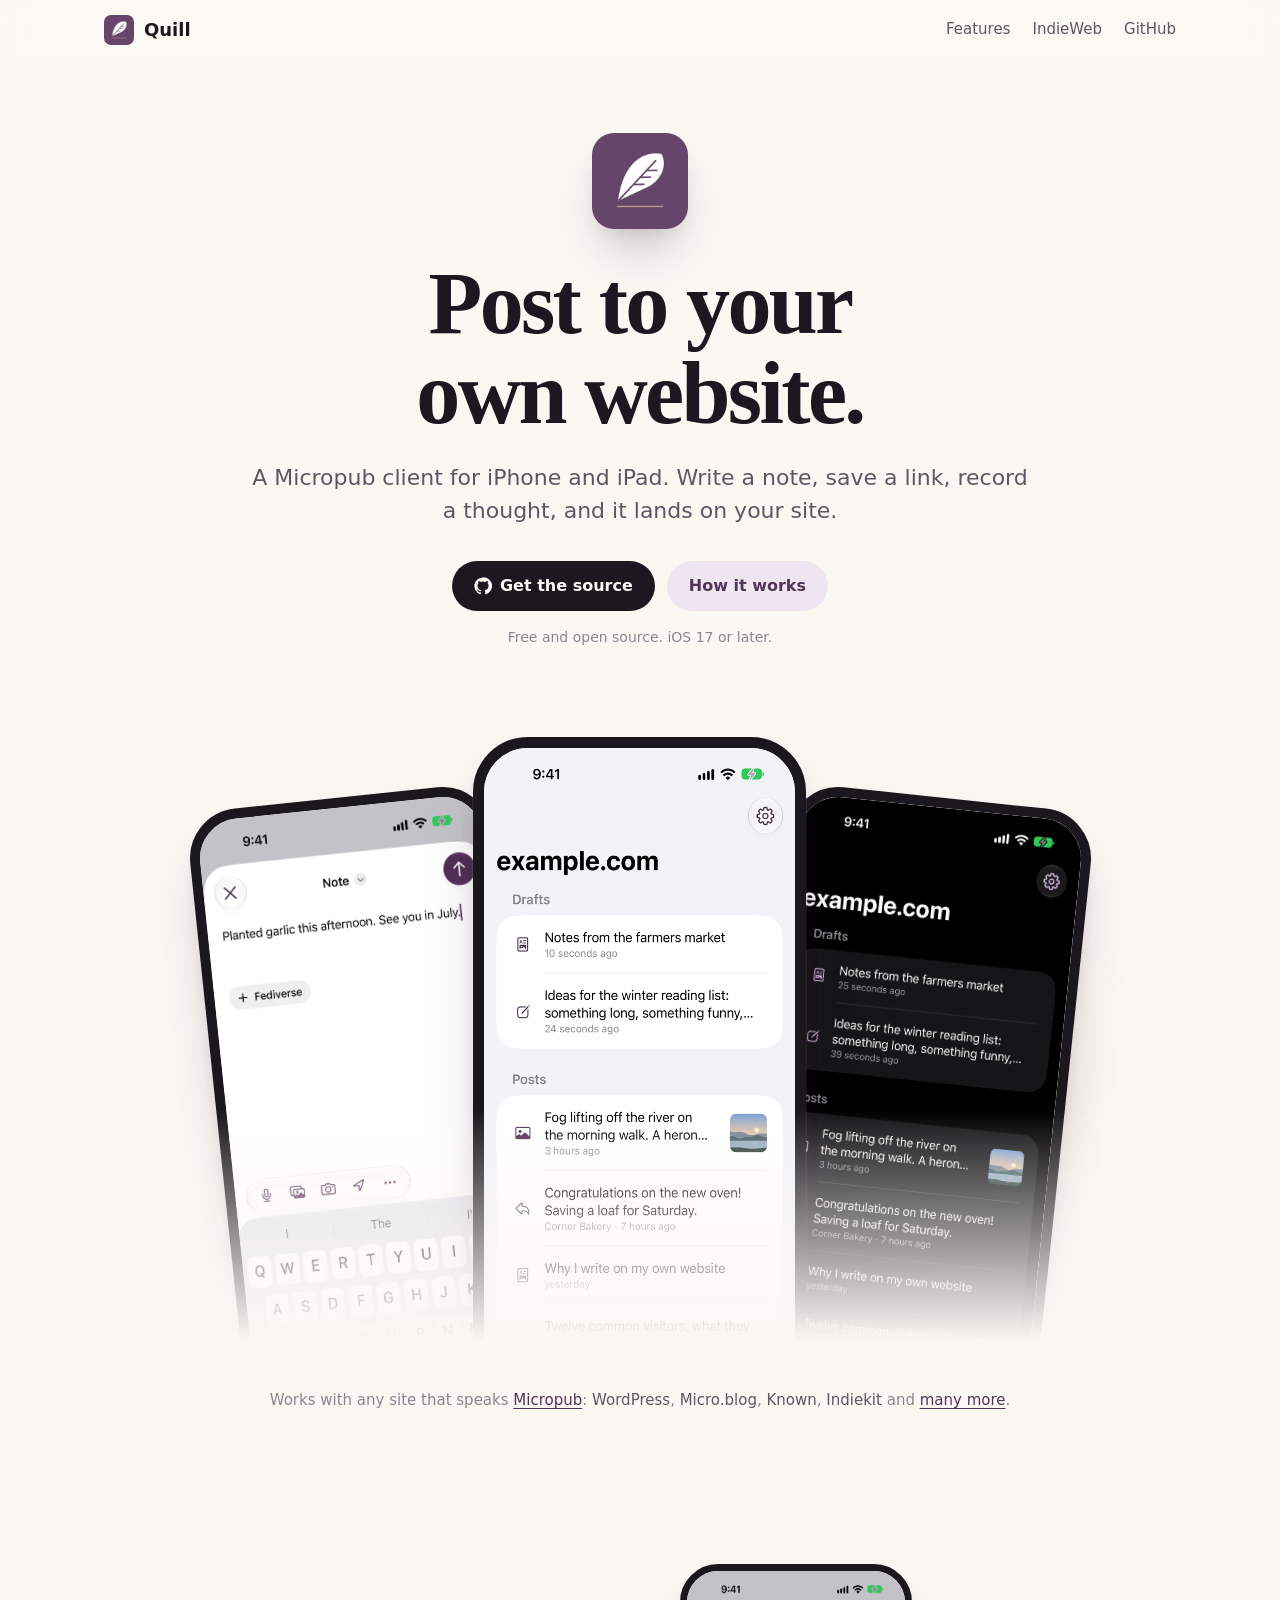
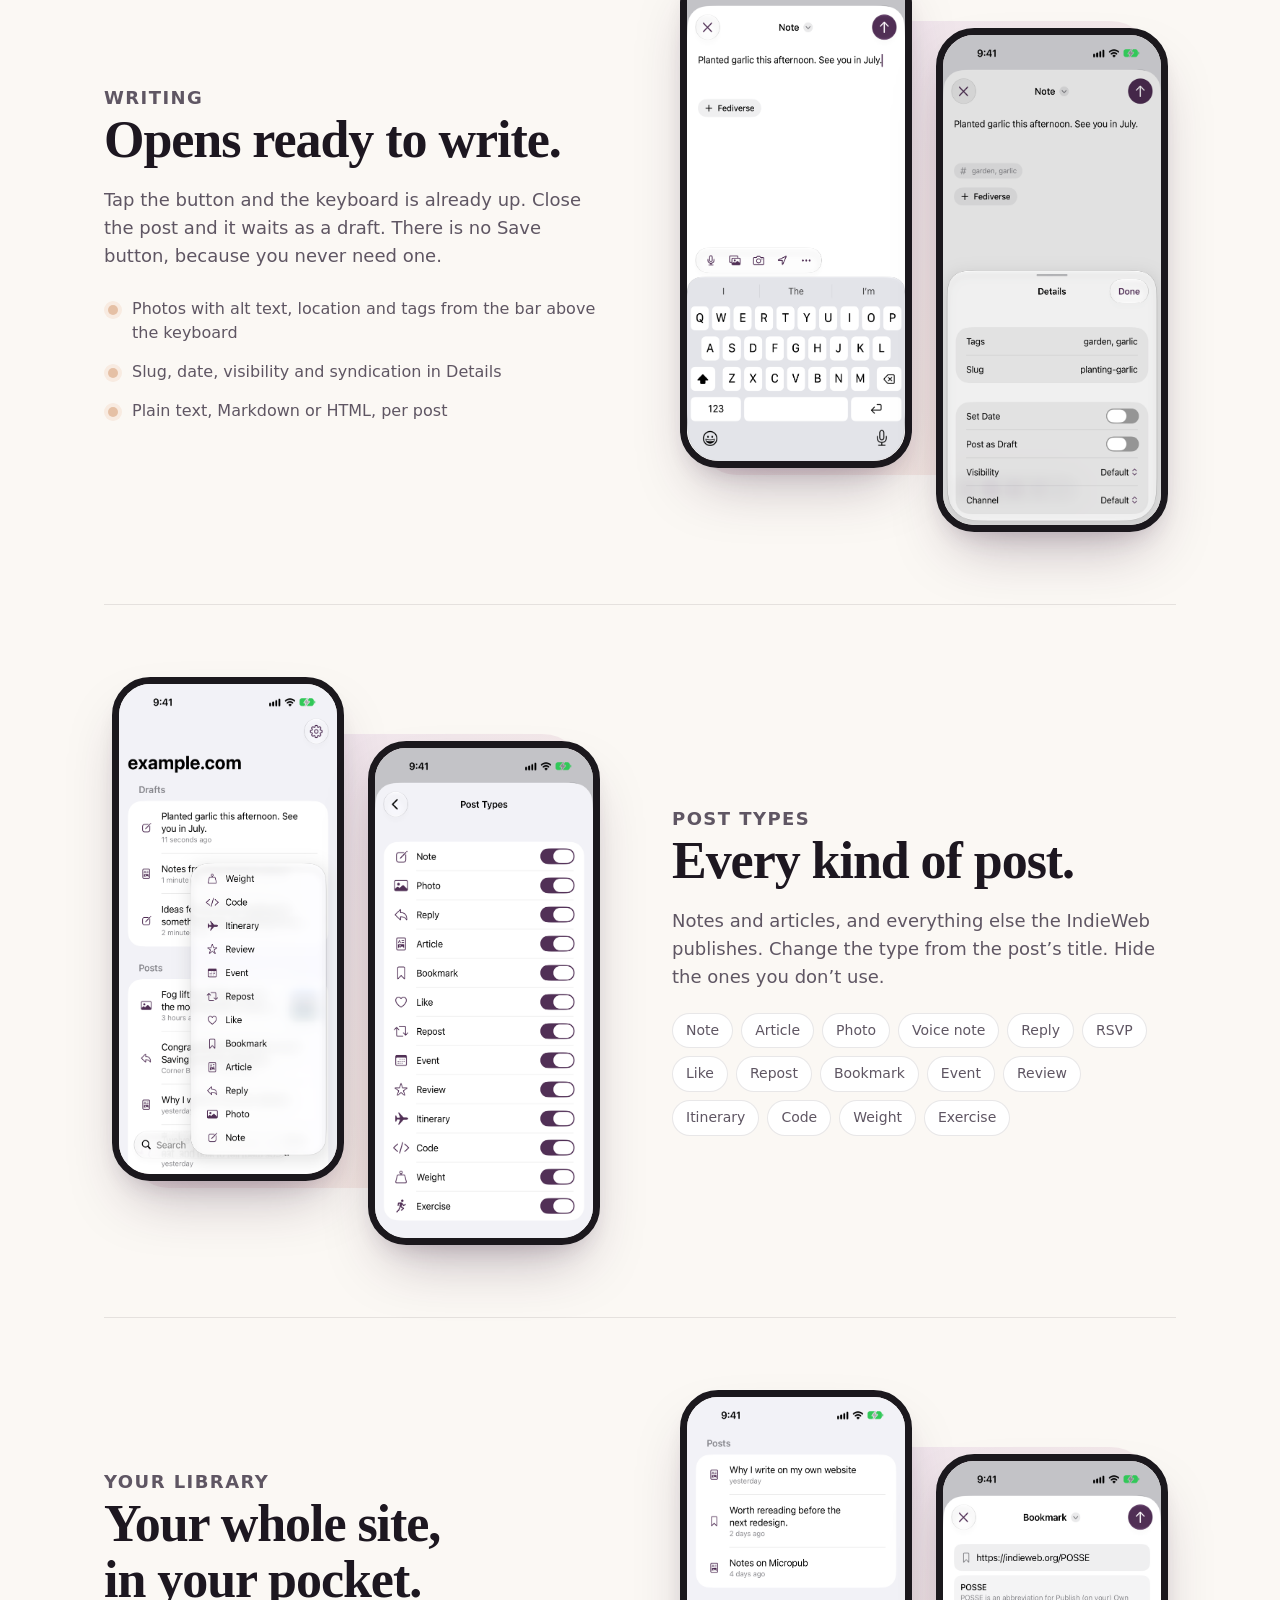
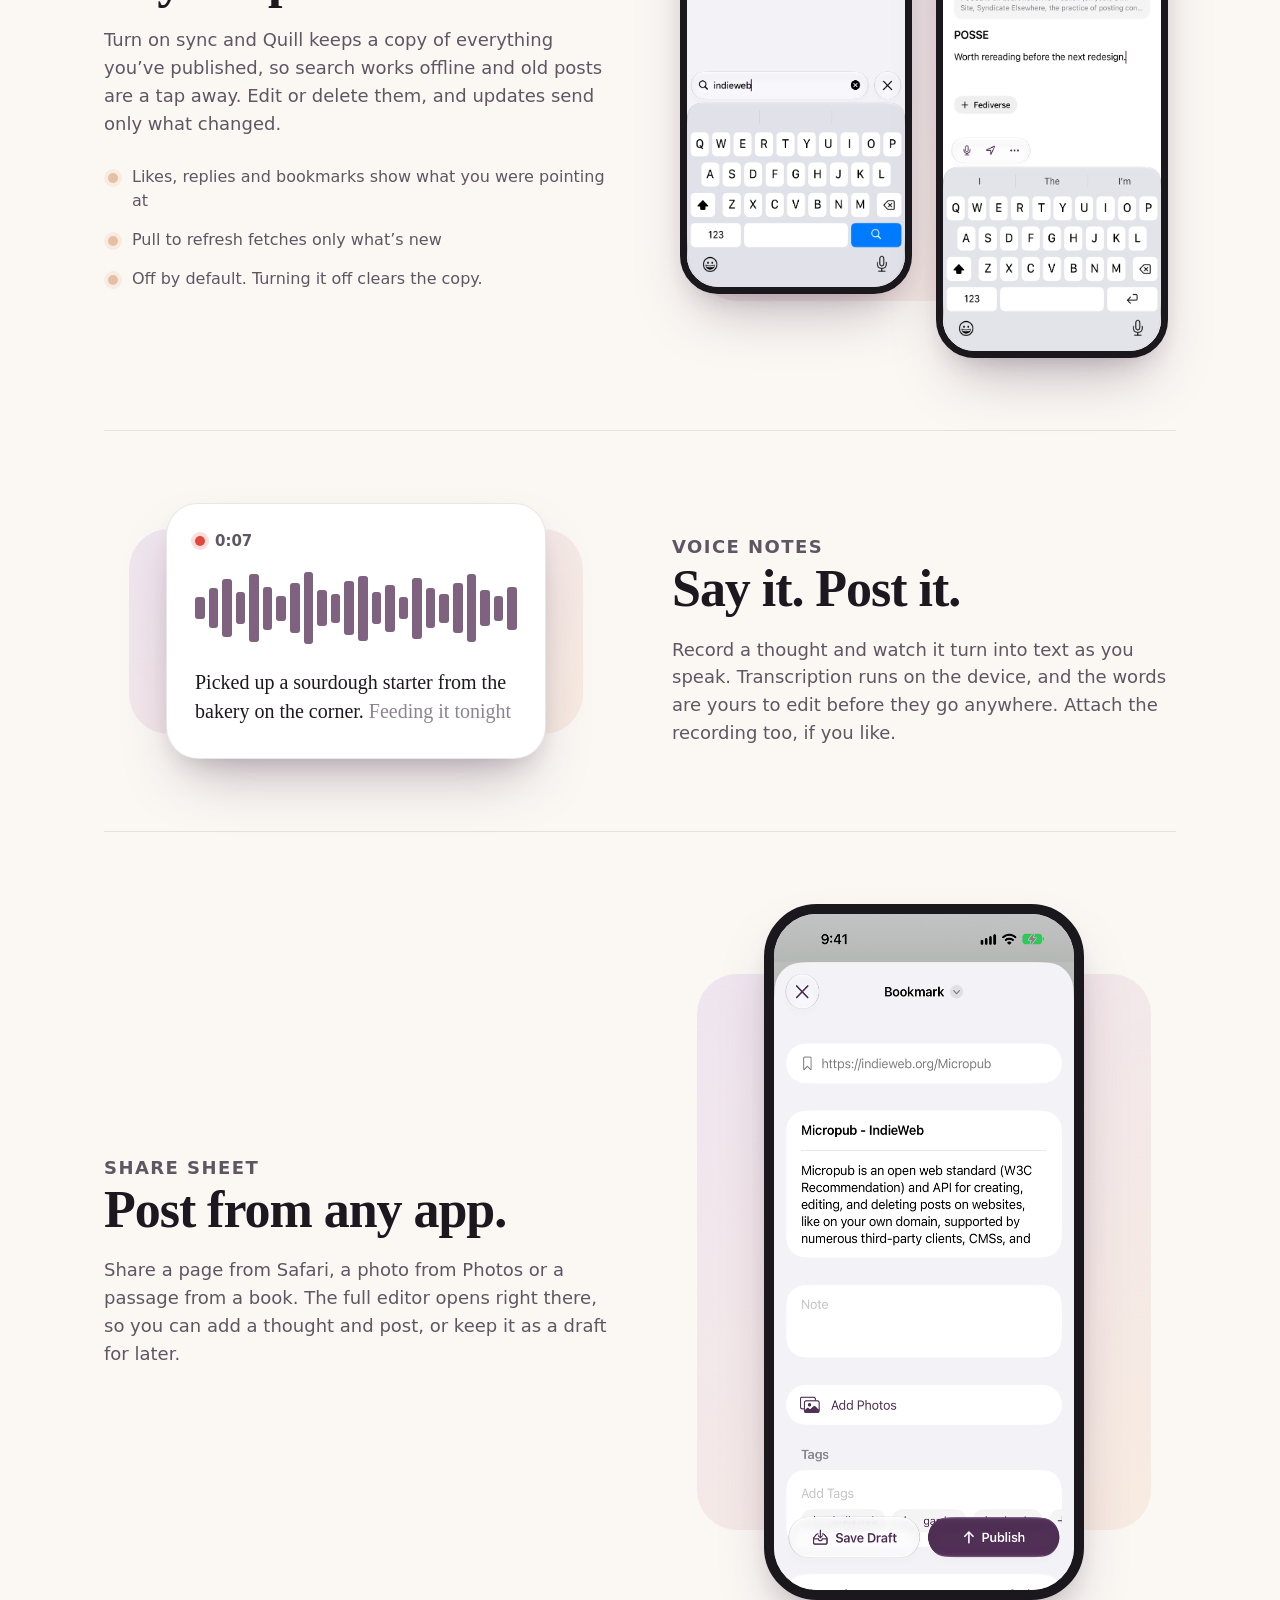
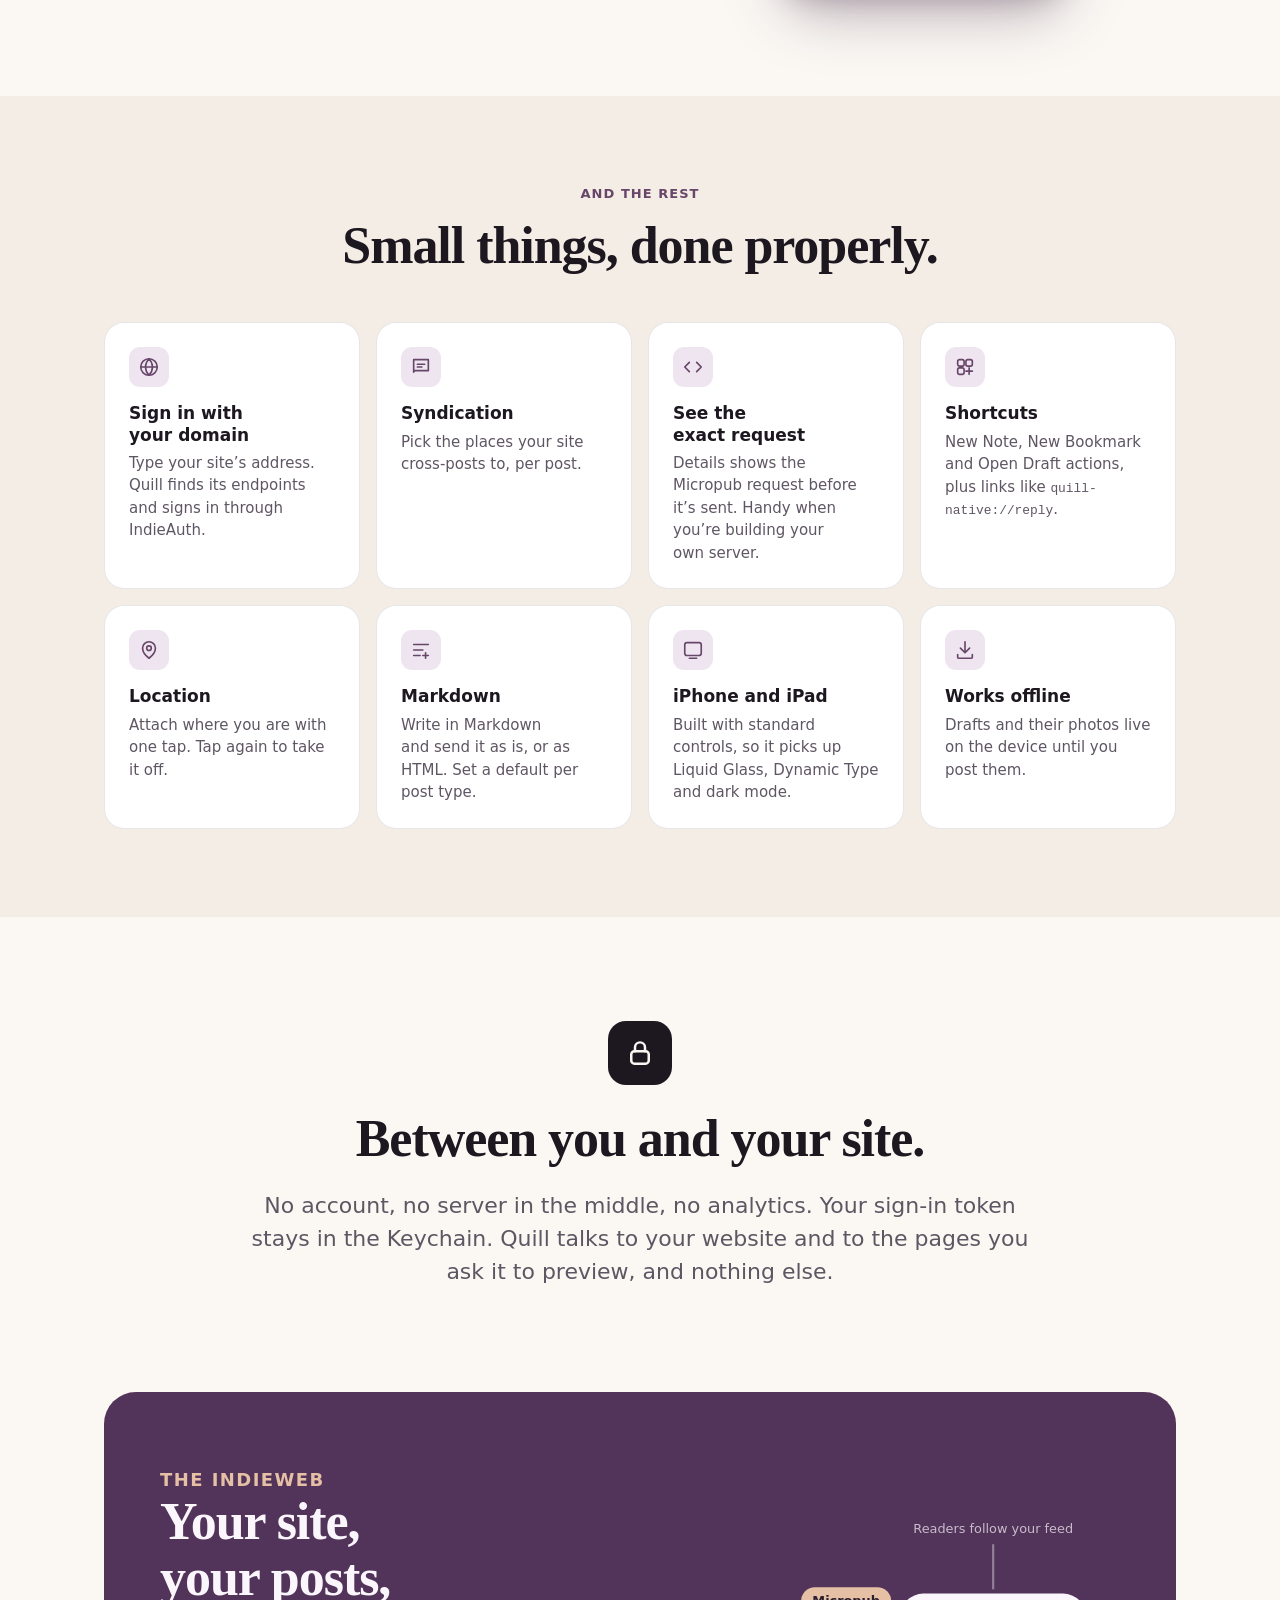
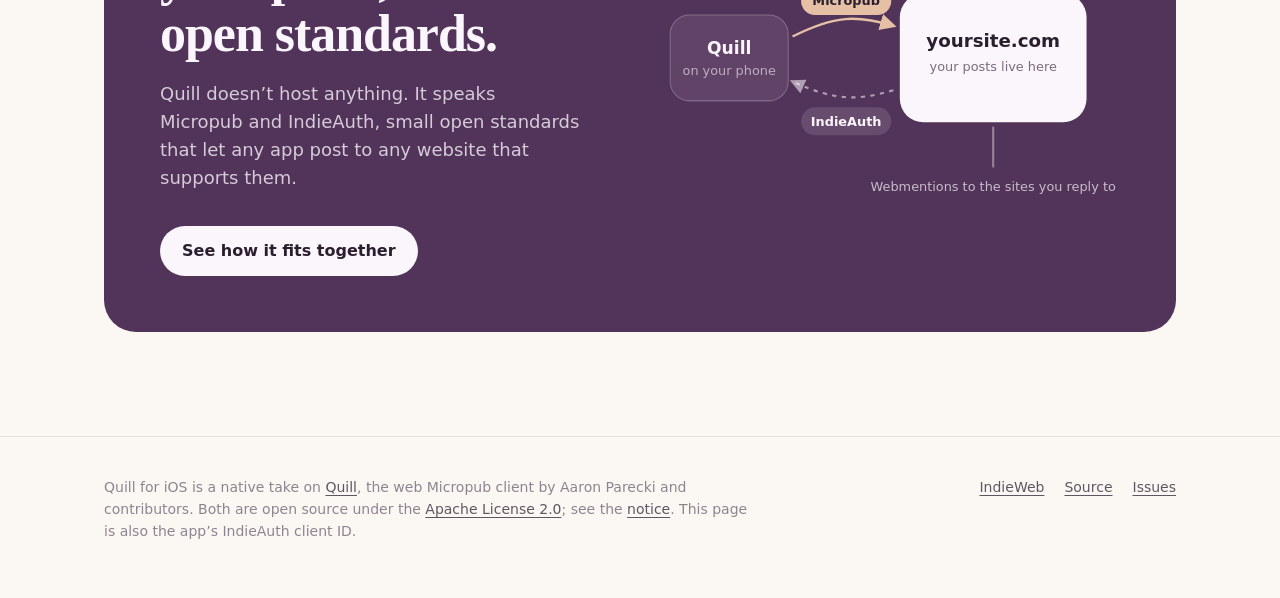
<file: docs/index.html>
<!doctype html>
<html lang="en">
<head>
<meta charset="utf-8">
<meta name="viewport" content="width=device-width, initial-scale=1">
<title>Quill: post to your own website from iPhone and iPad</title>
<meta name="description" content="Quill is a native Micropub app for iPhone and iPad. Write notes, articles, likes, bookmarks and voice notes, and publish them to your own website.">
<!-- IndieAuth client information. The app's client ID is this page's URL; keep this link. -->
<link rel="redirect_uri" href="quill-native://oauth">
<link rel="icon" href="assets/favicon.png" type="image/png">
<link rel="apple-touch-icon" href="assets/apple-touch-icon.png">
<meta property="og:title" content="Quill for iPhone and iPad">
<meta property="og:description" content="Post to your own website. A native Micropub app.">
<meta property="og:image" content="https://caseyg.github.io/quill-native/assets/icon-256.png">
<meta name="theme-color" content="#fbf8f4" media="(prefers-color-scheme: light)">
<meta name="theme-color" content="#141016" media="(prefers-color-scheme: dark)">
<link rel="stylesheet" href="assets/site.css">
</head>
<body>
<header class="nav" id="nav">
  <div class="wrap">
    <a class="brand" href="./"><img src="assets/icon-256.png" alt="">Quill</a>
    <ul>
      <li class="optional"><a href="#features">Features</a></li>
      <li><a href="indieweb/">IndieWeb</a></li>
      <li><a href="https://github.com/caseyg/quill-native">GitHub</a></li>
    </ul>
  </div>
</header>

<main>
  <!-- h-app: how IndieAuth servers show this app on their consent screen -->
  <section class="hero h-app">
    <div class="wrap">
      <a class="u-url" href="./" tabindex="-1"><img class="icon u-logo" src="assets/icon-256.png" alt="Quill" width="96" height="96"></a>
      <span class="p-name sr-only">Quill</span>
      <h1>Post to your<br>own website.</h1>
      <p class="lede p-summary">A Micropub client for iPhone and iPad. Write a note, save a link, record a thought, and it lands on your site.</p>
      <div class="actions">
        <a class="btn primary" href="https://github.com/caseyg/quill-native">
          <svg viewBox="0 0 24 24" fill="currentColor" aria-hidden="true"><path d="M12 .5a11.5 11.5 0 0 0-3.64 22.41c.58.1.79-.25.79-.56v-2c-3.2.7-3.88-1.37-3.88-1.37-.52-1.33-1.28-1.69-1.28-1.69-1.05-.71.08-.7.08-.7 1.16.08 1.77 1.19 1.77 1.19 1.03 1.77 2.7 1.26 3.36.96.1-.75.4-1.26.73-1.55-2.55-.29-5.24-1.28-5.24-5.68 0-1.26.45-2.28 1.19-3.09-.12-.29-.52-1.46.11-3.05 0 0 .97-.31 3.17 1.18a11 11 0 0 1 5.77 0c2.2-1.49 3.17-1.18 3.17-1.18.63 1.59.23 2.76.11 3.05.74.81 1.19 1.83 1.19 3.09 0 4.41-2.69 5.38-5.25 5.67.41.36.78 1.06.78 2.14v3.17c0 .31.21.67.8.56A11.5 11.5 0 0 0 12 .5Z"/></svg>
          Get the source
        </a>
        <a class="btn secondary" href="indieweb/">How it works</a>
      </div>
      <p class="note">Free and open source. iOS 17 or later.</p>
      <div class="hero-stage"><div class="hero-phones">
        <div class="phone"><img src="screenshots/composer-note.png" alt="Writing a note with the keyboard up" width="603" height="1311"></div>
        <div class="phone"><img src="screenshots/home-library.png" alt="The home list: drafts above, the site's posts below" width="603" height="1311"></div>
        <div class="phone"><img src="screenshots/home-dark.png" alt="The home list in dark mode" width="603" height="1311"></div>
      </div></div>
    </div>
  </section>

  <p class="works wrap">Works with any site that speaks <a href="https://indieweb.org/Micropub">Micropub</a>: <strong>WordPress</strong>, <strong>Micro.blog</strong>, <strong>Known</strong>, <strong>Indiekit</strong> and <a href="https://indieweb.org/Micropub/Servers">many more</a>.</p>

  <section class="features" id="features">
    <div class="wrap">

      <div class="row reveal">
        <div class="copy">
          <p class="eyebrow">Writing</p>
          <h2>Opens ready to write.</h2>
          <p>Tap the button and the keyboard is already up. Close the post and it waits as a draft. There is no Save button, because you never need one.</p>
          <ul>
            <li>Photos with alt text, location and tags from the bar above the keyboard</li>
            <li>Slug, date, visibility and syndication in Details</li>
            <li>Plain text, Markdown or HTML, per post</li>
          </ul>
        </div>
        <div class="shots">
          <div class="phone"><img src="screenshots/composer-note.png" alt="Note composer" width="603" height="1311"></div>
          <div class="phone"><img src="screenshots/details.png" alt="Details sheet with tags, slug and visibility" width="603" height="1311"></div>
        </div>
      </div>

      <div class="row flip reveal">
        <div class="copy">
          <p class="eyebrow">Post types</p>
          <h2>Every kind of post.</h2>
          <p>Notes and articles, and everything else the IndieWeb publishes. Change the type from the post’s title. Hide the ones you don’t use.</p>
          <div class="types" aria-label="Supported post types">
            <span>Note</span><span>Article</span><span>Photo</span><span>Voice note</span><span>Reply</span><span>RSVP</span><span>Like</span><span>Repost</span><span>Bookmark</span><span>Event</span><span>Review</span><span>Itinerary</span><span>Code</span><span>Weight</span><span>Exercise</span>
          </div>
        </div>
        <div class="shots">
          <div class="phone"><img src="screenshots/post-types.png" alt="The new-post menu listing post types" width="603" height="1311"></div>
          <div class="phone"><img src="screenshots/settings-post-types.png" alt="Post Types settings with switches for each type" width="603" height="1311"></div>
        </div>
      </div>

      <div class="row reveal">
        <div class="copy">
          <p class="eyebrow">Your library</p>
          <h2>Your whole site, in your pocket.</h2>
          <p>Turn on sync and Quill keeps a copy of everything you’ve published, so search works offline and old posts are a tap away. Edit or delete them, and updates send only what changed.</p>
          <ul>
            <li>Likes, replies and bookmarks show what you were pointing at</li>
            <li>Pull to refresh fetches only what’s new</li>
            <li>Off by default. Turning it off clears the copy.</li>
          </ul>
        </div>
        <div class="shots">
          <div class="phone"><img src="screenshots/search.png" alt="Searching the post library" width="603" height="1311"></div>
          <div class="phone"><img src="screenshots/like.png" alt="A like showing the linked page's title and description" width="603" height="1311"></div>
        </div>
      </div>

      <div class="row flip reveal">
        <div class="copy">
          <p class="eyebrow">Voice notes</p>
          <h2>Say it. Post it.</h2>
          <p>Record a thought and watch it turn into text as you speak. Transcription runs on the device, and the words are yours to edit before they go anywhere. Attach the recording too, if you like.</p>
        </div>
        <div class="shots single">
          <div class="voice" role="img" aria-label="Illustration: a voice recording turning into text as you speak">
            <div class="voice-top"><span class="rec"></span><span>0:07</span></div>
            <div class="wave" aria-hidden="true"><i style="--h:30"></i><i style="--h:55"></i><i style="--h:80"></i><i style="--h:45"></i><i style="--h:95"></i><i style="--h:60"></i><i style="--h:35"></i><i style="--h:70"></i><i style="--h:100"></i><i style="--h:50"></i><i style="--h:40"></i><i style="--h:75"></i><i style="--h:90"></i><i style="--h:45"></i><i style="--h:65"></i><i style="--h:30"></i><i style="--h:85"></i><i style="--h:55"></i><i style="--h:40"></i><i style="--h:70"></i><i style="--h:95"></i><i style="--h:50"></i><i style="--h:35"></i><i style="--h:60"></i></div>
            <p class="said">Picked up a sourdough starter from the bakery on the corner. <span>Feeding it tonight</span></p>
          </div>
        </div>
      </div>

      <div class="row reveal">
        <div class="copy">
          <p class="eyebrow">Share sheet</p>
          <h2>Post from any app.</h2>
          <p>Share a page from Safari, a photo from Photos or a passage from a book. The full editor opens right there, so you can add a thought and post, or keep it as a draft for later.</p>
        </div>
        <div class="shots single">
          <div class="phone"><img src="screenshots/share-sheet.png" alt="The Quill editor in the share sheet over Safari" width="603" height="1311"></div>
        </div>
      </div>

    </div>
  </section>

  <section class="grid-section">
    <div class="wrap">
      <div class="section-head">
        <p class="eyebrow">And the rest</p>
        <h2>Small things, done properly.</h2>
      </div>
      <div class="grid">
        <div class="tile"><div class="glyph"><svg viewBox="0 0 24 24" fill="none" stroke="currentColor" stroke-width="1.8" stroke-linecap="round" stroke-linejoin="round"><circle cx="12" cy="12" r="9"/><path d="M3 12h18M12 3c2.5 2.7 3.8 5.7 3.8 9s-1.3 6.3-3.8 9c-2.5-2.7-3.8-5.7-3.8-9S9.5 5.7 12 3Z"/></svg></div><h3>Sign in with your domain</h3><p>Type your site’s address. Quill finds its endpoints and signs in through IndieAuth.</p></div>
        <div class="tile"><div class="glyph"><svg viewBox="0 0 24 24" fill="none" stroke="currentColor" stroke-width="1.8" stroke-linecap="round" stroke-linejoin="round"><path d="M4 4h16v12H5.2L4 17.5V4Z"/><path d="M8 9h8M8 12h5"/></svg></div><h3>Syndication</h3><p>Pick the places your site cross-posts to, per post.</p></div>
        <div class="tile"><div class="glyph"><svg viewBox="0 0 24 24" fill="none" stroke="currentColor" stroke-width="1.8" stroke-linecap="round" stroke-linejoin="round"><path d="m8 7-5 5 5 5M16 7l5 5-5 5"/></svg></div><h3>See the exact request</h3><p>Details shows the Micropub request before it’s sent. Handy when you’re building your own server.</p></div>
        <div class="tile"><div class="glyph"><svg viewBox="0 0 24 24" fill="none" stroke="currentColor" stroke-width="1.8" stroke-linecap="round" stroke-linejoin="round"><rect x="4" y="4" width="7" height="7" rx="2"/><rect x="13" y="4" width="7" height="7" rx="2"/><rect x="4" y="13" width="7" height="7" rx="2"/><path d="M16.5 13v7M13 16.5h7"/></svg></div><h3>Shortcuts</h3><p>New Note, New Bookmark and Open Draft actions, plus links like <code>quill-native://reply</code>.</p></div>
        <div class="tile"><div class="glyph"><svg viewBox="0 0 24 24" fill="none" stroke="currentColor" stroke-width="1.8" stroke-linecap="round" stroke-linejoin="round"><path d="M12 21s-7-5.6-7-11a7 7 0 0 1 14 0c0 5.4-7 11-7 11Z"/><circle cx="12" cy="10" r="2.5"/></svg></div><h3>Location</h3><p>Attach where you are with one tap. Tap again to take it off.</p></div>
        <div class="tile"><div class="glyph"><svg viewBox="0 0 24 24" fill="none" stroke="currentColor" stroke-width="1.8" stroke-linecap="round" stroke-linejoin="round"><path d="M4 6h16M4 12h10M4 18h7"/><path d="M17 15v6M14 18h6"/></svg></div><h3>Markdown</h3><p>Write in Markdown and send it as is, or as HTML. Set a default per post type.</p></div>
        <div class="tile"><div class="glyph"><svg viewBox="0 0 24 24" fill="none" stroke="currentColor" stroke-width="1.8" stroke-linecap="round" stroke-linejoin="round"><rect x="3" y="4" width="18" height="14" rx="2.5"/><path d="M8 21h8"/></svg></div><h3>iPhone and iPad</h3><p>Built with standard controls, so it picks up Liquid Glass, Dynamic Type and dark mode.</p></div>
        <div class="tile"><div class="glyph"><svg viewBox="0 0 24 24" fill="none" stroke="currentColor" stroke-width="1.8" stroke-linecap="round" stroke-linejoin="round"><path d="M12 3v12M7 10l5 5 5-5"/><path d="M4 17v2.5A1.5 1.5 0 0 0 5.5 21h13a1.5 1.5 0 0 0 1.5-1.5V17"/></svg></div><h3>Works offline</h3><p>Drafts and their photos live on the device until you post them.</p></div>
      </div>
    </div>
  </section>

  <section class="band">
    <div class="wrap reveal">
      <div class="lock"><svg viewBox="0 0 24 24" fill="none" stroke="currentColor" stroke-width="2" stroke-linecap="round" stroke-linejoin="round"><rect x="5" y="10.5" width="14" height="10" rx="2.5"/><path d="M8 10.5V7.5a4 4 0 0 1 8 0v3"/></svg></div>
      <h2>Between you and your site.</h2>
      <p class="lede">No account, no server in the middle, no analytics. Your sign-in token stays in the Keychain. Quill talks to your website and to the pages you ask it to preview, and nothing else.</p>
    </div>
  </section>

  <div class="wrap">
    <section class="teaser reveal" aria-labelledby="teaser-title">
      <div class="copy">
        <p class="eyebrow">The IndieWeb</p>
        <h2 id="teaser-title">Your site, your posts, open standards.</h2>
        <p>Quill doesn’t host anything. It speaks Micropub and IndieAuth, small open standards that let any app post to any website that supports them.</p>
        <div class="actions"><a class="btn primary" href="indieweb/">See how it fits together</a></div>
      </div>
      <figure aria-hidden="true">
        <svg viewBox="0 0 450 300" fill="none">
          <defs><marker id="ah" viewBox="0 0 10 10" refX="8" refY="5" markerWidth="7" markerHeight="7" orient="auto"><path d="M0 0 10 5 0 10z" fill="#e5c0a5"/></marker></defs>
          <rect x="16" y="110" width="110" height="80" rx="18" fill="rgba(255,255,255,.08)" stroke="rgba(255,255,255,.25)"/>
          <text x="71" y="146" text-anchor="middle" fill="#fbf6fc" font-family="-apple-system,system-ui,sans-serif" font-size="16" font-weight="600">Quill</text>
          <text x="71" y="166" text-anchor="middle" fill="rgba(251,246,252,.6)" font-family="-apple-system,system-ui,sans-serif" font-size="12">on your phone</text>
          <rect x="230" y="90" width="174" height="120" rx="22" fill="#fbf6fc"/>
          <text x="317" y="140" text-anchor="middle" fill="#2a1f2e" font-family="-apple-system,system-ui,sans-serif" font-size="17" font-weight="600">yoursite.com</text>
          <text x="317" y="162" text-anchor="middle" fill="#7a6a7e" font-family="-apple-system,system-ui,sans-serif" font-size="12">your posts live here</text>
          <path d="M130 130 C 170 110, 190 110, 224 120" stroke="#e5c0a5" stroke-width="2.2" marker-end="url(#ah)"/>
          <path d="M224 180 C 190 190, 170 190, 130 172" stroke="rgba(251,246,252,.55)" stroke-width="2" stroke-dasharray="4 5" marker-end="url(#ah2)"/>
          <defs><marker id="ah2" viewBox="0 0 10 10" refX="8" refY="5" markerWidth="7" markerHeight="7" orient="auto"><path d="M0 0 10 5 0 10z" fill="rgba(251,246,252,.55)"/></marker></defs>
          <rect x="138" y="84" width="84" height="26" rx="13" fill="#e5c0a5"/>
          <text x="180" y="101" text-anchor="middle" fill="#2a1f2e" font-family="-apple-system,system-ui,sans-serif" font-size="12" font-weight="700">Micropub</text>
          <rect x="138" y="196" width="84" height="26" rx="13" fill="rgba(255,255,255,.12)"/>
          <text x="180" y="213" text-anchor="middle" fill="#fbf6fc" font-family="-apple-system,system-ui,sans-serif" font-size="12" font-weight="600">IndieAuth</text>
          <path d="M317 214 V 252" stroke="rgba(251,246,252,.4)" stroke-width="2"/>
          <text x="317" y="274" text-anchor="middle" fill="rgba(251,246,252,.7)" font-family="-apple-system,system-ui,sans-serif" font-size="12">Webmentions to the sites you reply to</text>
          <path d="M317 86 V 44" stroke="rgba(251,246,252,.4)" stroke-width="2"/>
          <text x="317" y="34" text-anchor="middle" fill="rgba(251,246,252,.7)" font-family="-apple-system,system-ui,sans-serif" font-size="12">Readers follow your feed</text>
        </svg>
      </figure>
    </section>
  </div>
</main>

<footer>
  <div class="wrap">
    <p>Quill for iOS is a native take on <a href="https://quill.p3k.io/">Quill</a>, the web Micropub client by Aaron Parecki and contributors. Both are open source under the <a href="https://github.com/caseyg/quill-native/blob/main/LICENSE">Apache License 2.0</a>; see the <a href="https://github.com/caseyg/quill-native/blob/main/NOTICE">notice</a>. This page is also the app’s IndieAuth client ID.</p>
    <nav><a href="indieweb/">IndieWeb</a><a href="https://github.com/caseyg/quill-native">Source</a><a href="https://github.com/caseyg/quill-native/issues">Issues</a></nav>
  </div>
</footer>

<script>
  document.documentElement.classList.add('js');
  const nav = document.getElementById('nav');
  addEventListener('scroll', () => nav.classList.toggle('scrolled', scrollY > 8), { passive: true });
  const io = new IntersectionObserver(es => es.forEach(e => { if (e.isIntersecting) { e.target.classList.add('in'); io.unobserve(e.target); } }), { rootMargin: '0px 0px -10% 0px' });
  document.querySelectorAll('.reveal').forEach(el => io.observe(el));
</script>
</body>
</html>
</file>
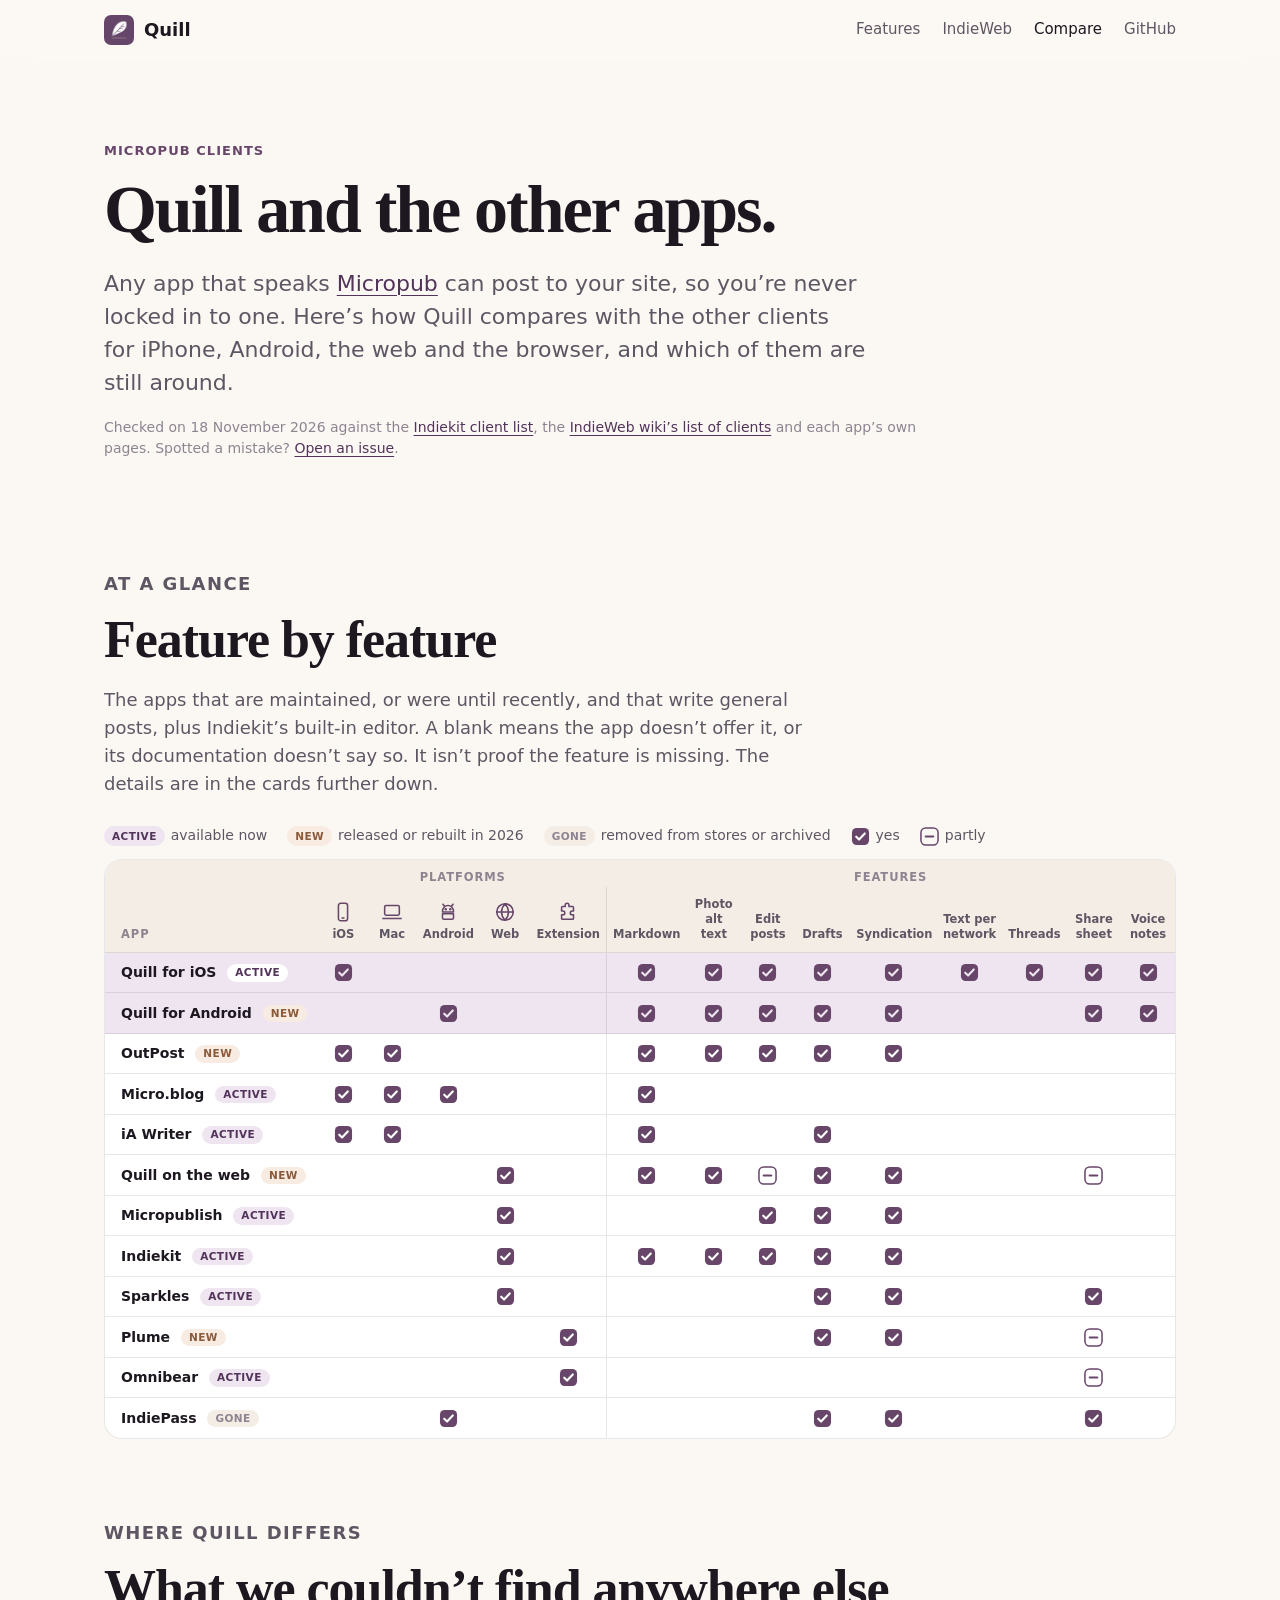
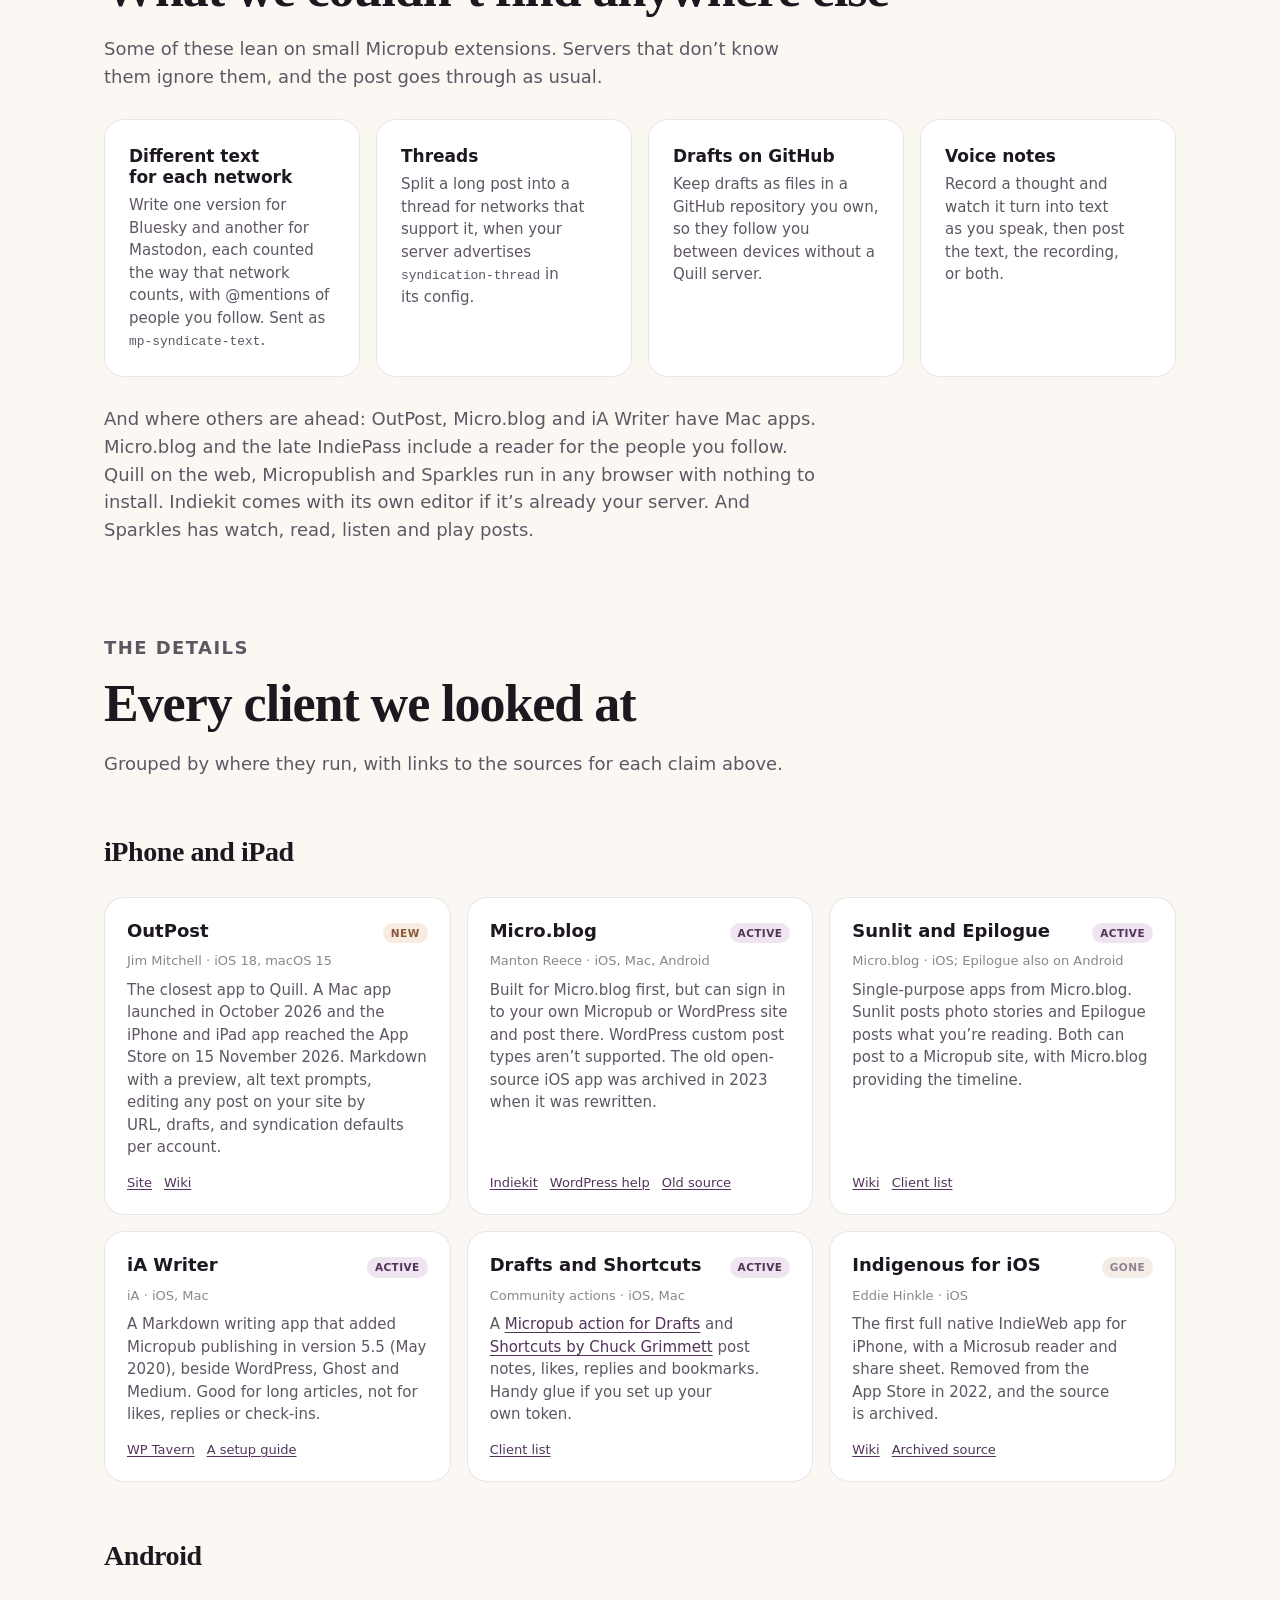
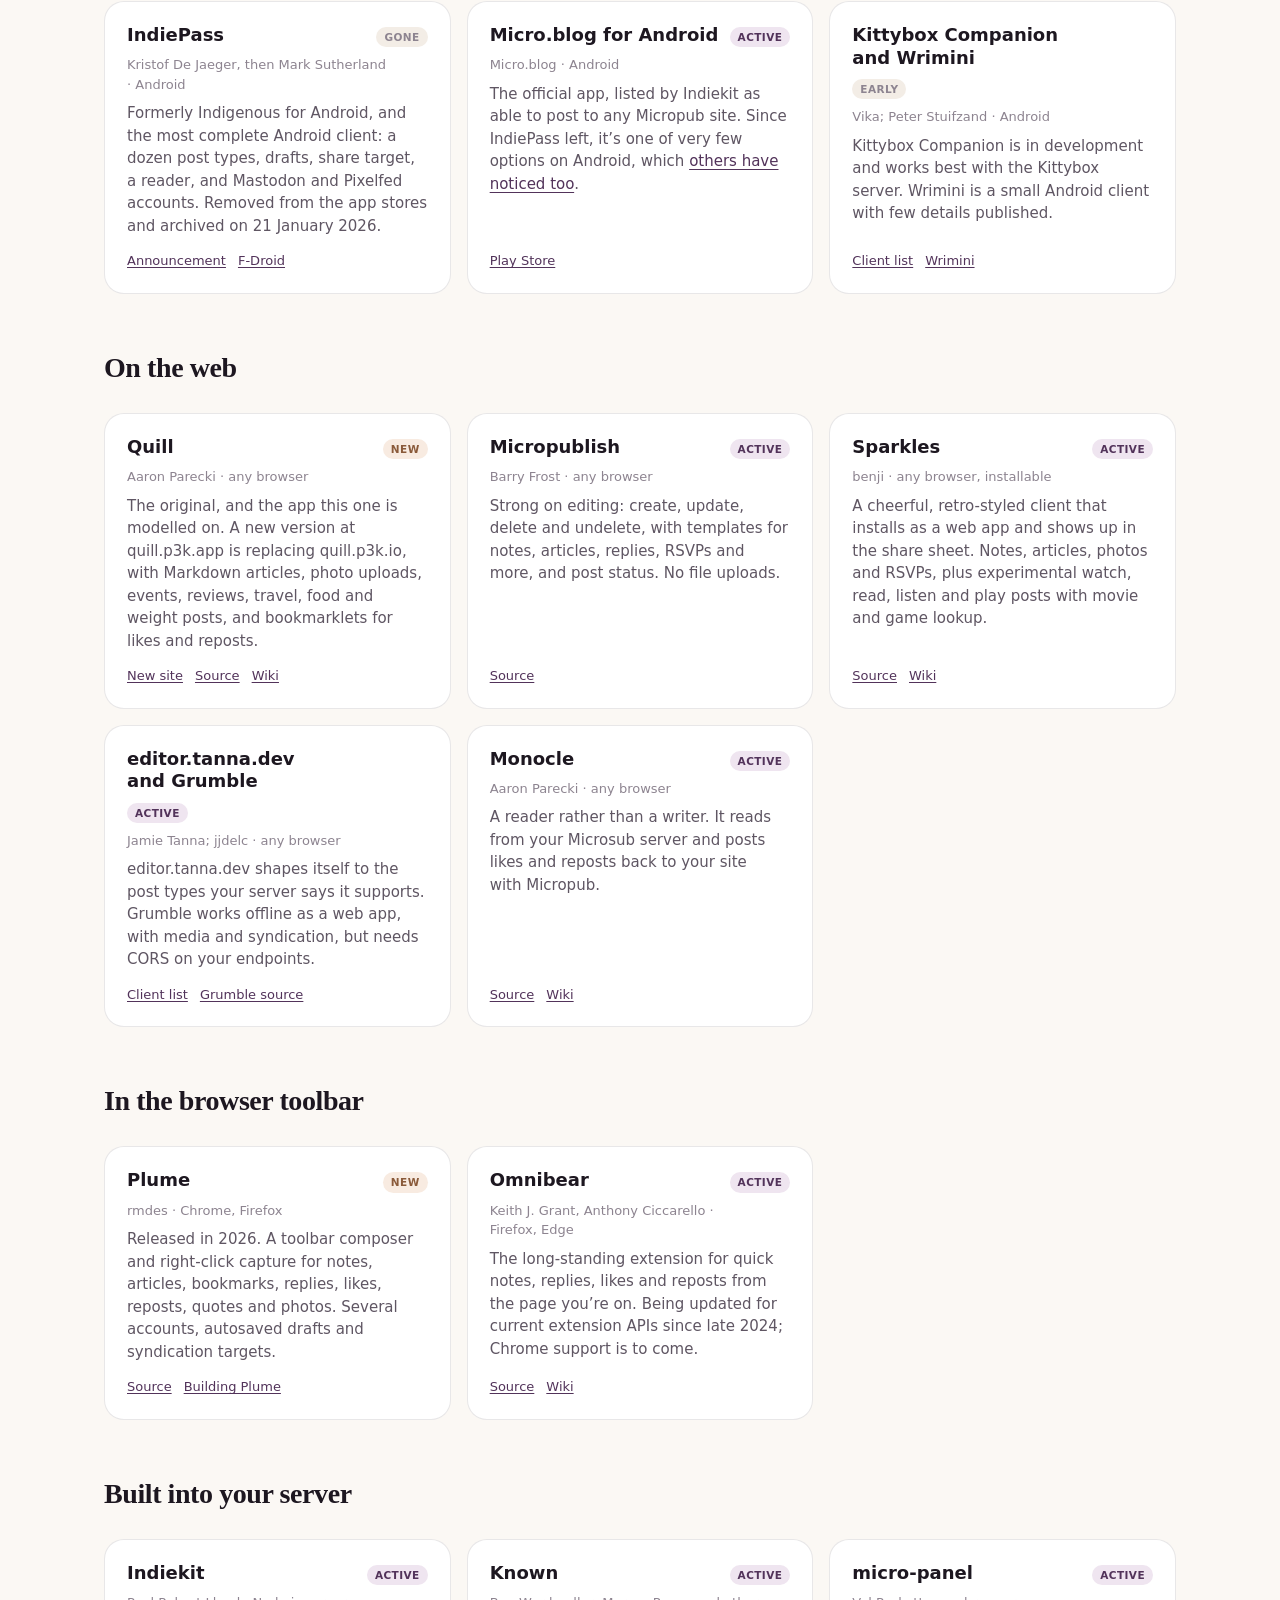
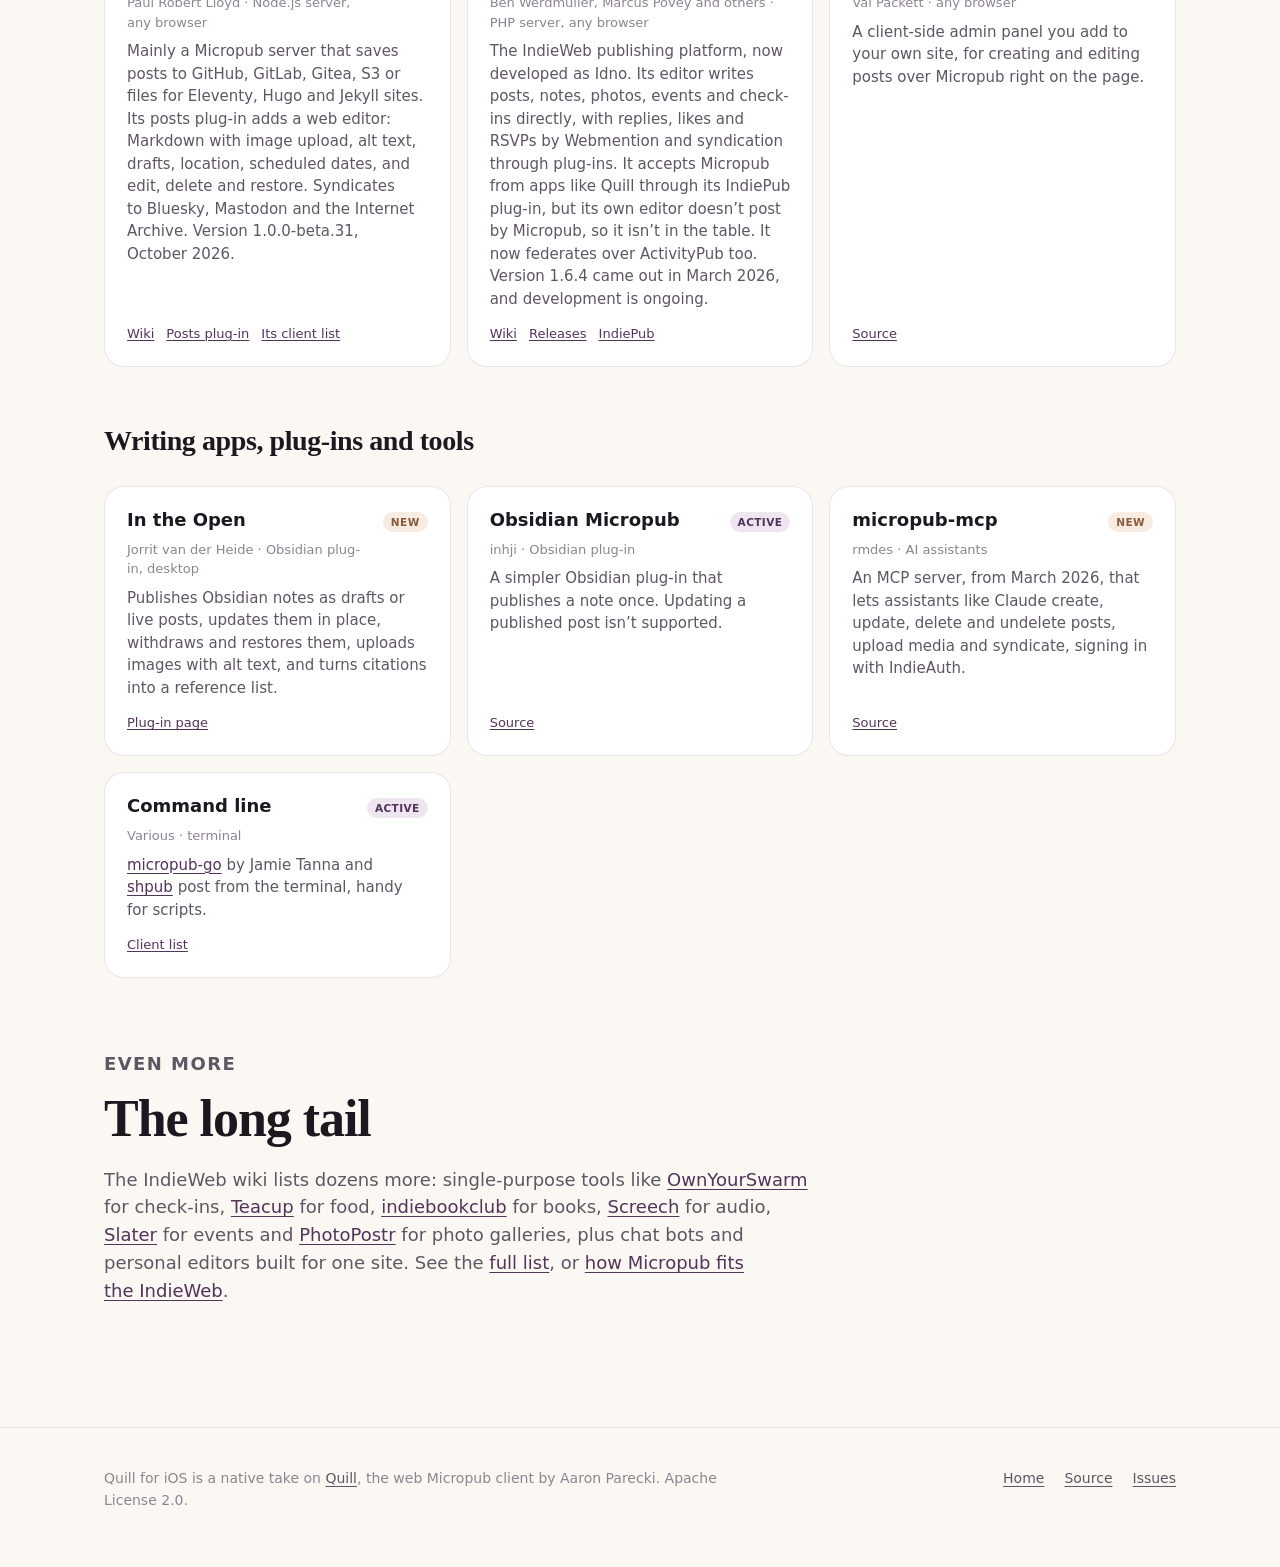
<file: docs/clients/index.html>
<!doctype html>
<html lang="en">
<head>
<meta charset="utf-8">
<meta name="viewport" content="width=device-width, initial-scale=1">
<title>Micropub clients compared</title>
<meta name="description" content="How Quill compares with other Micropub clients for iOS, Android, the web and the browser, with each app's current status and sources.">
<link rel="icon" href="../assets/favicon.png" type="image/png">
<link rel="apple-touch-icon" href="../assets/apple-touch-icon.png">
<meta name="theme-color" content="#fbf8f4" media="(prefers-color-scheme: light)">
<meta name="theme-color" content="#141016" media="(prefers-color-scheme: dark)">
<link rel="stylesheet" href="../assets/site.css">
<style>
  .checked { font-size: 14px; color: var(--ink-3); margin-top: 18px; }
  .legend { display: flex; flex-wrap: wrap; align-items: center; gap: 8px 20px; font-size: 14px; color: var(--ink-2); margin: 28px 0 12px; padding: 0; list-style: none; }
  .legend li { display: flex; align-items: center; gap: 6px; }
  .table-scroll { overflow-x: auto; margin: 0 -24px; padding: 0 24px 8px; -webkit-overflow-scrolling: touch; }
  @media (max-width: 600px) { .table-scroll { margin: 0 -16px; padding: 0 16px 8px; } }
  table.compare { border-collapse: separate; border-spacing: 0; min-width: 900px; width: 100%; font-size: 14px; line-height: 1.3; background: var(--card); border: 1px solid var(--line); border-radius: 18px; overflow: hidden; }
  .compare th, .compare td { padding: 10px 6px; border-bottom: 1px solid var(--line); }
  .compare thead th { font-size: 11.5px; font-weight: 600; color: var(--ink-2); background: var(--bg-2); vertical-align: bottom; text-align: center; }
  .compare thead .grp { font-size: 11.5px; letter-spacing: .08em; text-transform: uppercase; color: var(--ink-3); padding-bottom: 2px; border-bottom: 0; }
  .compare thead .app-col { text-align: left; padding-left: 16px; letter-spacing: .08em; text-transform: uppercase; color: var(--ink-3); vertical-align: bottom; }
  .compare thead .plat svg { width: 22px; height: 22px; display: block; margin: 0 auto 4px; color: var(--plum); }
  .compare .fh { display: inline-block; max-width: 6.5em; }
  .compare .first-f { border-left: 1px solid var(--line); }
  .compare tbody tr:last-child > * { border-bottom: 0; }
  .compare tbody th { text-align: left; font-weight: 600; white-space: nowrap; padding-left: 16px; padding-right: 12px; position: sticky; left: 0; background: var(--card); z-index: 1; }
  .compare tbody th .status { margin-left: 6px; vertical-align: 1px; }
  .compare td.c { position: relative; text-align: center; vertical-align: middle; width: 58px; }
  .compare tr.ours > * { background: var(--plum-soft); }
  .ck { width: 19px; height: 19px; display: inline-block; vertical-align: middle; }
  .ck rect { fill: var(--plum); }
  .ck path { stroke: var(--card); stroke-width: 2.2; stroke-linecap: round; stroke-linejoin: round; }
  .ck.part rect { fill: none; stroke: var(--plum); stroke-width: 1.6; }
  .ck.part path { stroke: var(--plum); }
  .compare tr.ours .ck path { stroke: var(--plum-soft); }
  .compare tr.ours .ck.part path { stroke: var(--plum); }
  .status { display: inline-block; font-size: 10.5px; font-weight: 600; letter-spacing: .04em; text-transform: uppercase; padding: 2px 8px; border-radius: 999px; white-space: nowrap; }
  .status.live { background: var(--plum-soft); color: var(--plum-ink); }
  .status.new { background: var(--peach-soft); color: #8a5a3a; }
  .status.gone { background: var(--bg-2); color: var(--ink-3); }
  @media (prefers-color-scheme: dark) { .status.new { color: var(--peach); } }
  .compare tr.ours .status.live { background: var(--card); }

  .clients { display: grid; grid-template-columns: repeat(auto-fill, minmax(300px, 1fr)); gap: 16px; margin-top: 28px; }
  .client { background: var(--card); border: 1px solid var(--line); border-radius: 20px; padding: 22px; display: flex; flex-direction: column; gap: 8px; }
  .client header { display: flex; justify-content: space-between; align-items: baseline; gap: 10px; flex-wrap: wrap; }
  .client h3 { font-family: var(--sans); font-size: 18px; letter-spacing: 0; }
  .client h3 a { color: var(--ink); text-decoration: none; }
  .client h3 a:hover { text-decoration: underline; }
  .client .meta { font-size: 13px; color: var(--ink-3); margin: 0; }
  .client p { margin: 0; color: var(--ink-2); font-size: 15px; line-height: 1.5; }
  .client .src { font-size: 13px; margin-top: auto; padding-top: 6px; }
  .client .src a { margin-right: 12px; }
  .group-title { font-size: 28px; margin-top: 56px; }

  .diff { display: grid; grid-template-columns: repeat(auto-fill, minmax(250px, 1fr)); gap: 16px; margin-top: 28px; }
  .diff .tile h3 { margin-top: 2px; }
</style>
</head>
<body>
<header class="nav" id="nav">
  <div class="wrap">
    <a class="brand" href="../"><img src="../assets/icon-256.png" alt="">Quill</a>
    <ul>
      <li class="optional"><a href="../#features">Features</a></li>
      <li><a href="../indieweb/">IndieWeb</a></li>
      <li><a href="./" aria-current="page">Compare</a></li>
      <li><a href="https://github.com/caseyg/quill-native">GitHub</a></li>
    </ul>
  </div>
</header>

<main class="wrap">
  <div class="doc-hero">
    <p class="eyebrow">Micropub clients</p>
    <h1 style="font-size:clamp(40px,6vw,68px)">Quill and the other apps.</h1>
    <p class="lede">Any app that speaks <a href="https://micropub.spec.indieweb.org/">Micropub</a> can post to your site, so you’re never locked in to one. Here’s how Quill compares with the other clients for iPhone, Android, the web and the browser, and which of them are still around.</p>
    <p class="checked">Checked on 18 November 2026 against the <a href="https://getindiekit.com/clients">Indiekit client list</a>, the <a href="https://indieweb.org/Micropub/Clients">IndieWeb wiki’s list of clients</a> and each app’s own pages. Spotted a mistake? <a href="https://github.com/caseyg/quill-native/issues">Open an issue</a>.</p>
  </div>

  <section class="doc-section" id="table">
    <p class="eyebrow">At a glance</p>
    <h2>Feature by feature</h2>
    <p>The apps that are maintained, or were until recently, and that write general posts, plus Indiekit’s built-in editor. A blank means the app doesn’t offer it, or its documentation doesn’t say so. It isn’t proof the feature is missing. The details are in the cards further down.</p>
    <ul class="legend">
      <li><span class="status live">Active</span> available now</li>
      <li><span class="status new">New</span> released or rebuilt in 2026</li>
      <li><span class="status gone">Gone</span> removed from stores or archived</li>
      <li><svg class="ck" viewBox="0 0 20 20" aria-hidden="true"><rect x="1" y="1" width="18" height="18" rx="5"/><path d="m5.5 10.2 3 3 6-6.4" fill="none"/></svg> yes</li>
      <li><svg class="ck part" viewBox="0 0 20 20" aria-hidden="true"><rect x="1" y="1" width="18" height="18" rx="5"/><path d="M6 10h8" fill="none"/></svg> partly</li>
    </ul>
    <div class="table-scroll" tabindex="0" role="region" aria-label="Comparison table, scrolls sideways">
    <table class="compare">
      <thead>
        <tr>
          <th scope="col" rowspan="2" class="app-col">App</th>
          <th scope="colgroup" colspan="5" class="grp">Platforms</th>
          <th scope="colgroup" colspan="9" class="grp">Features</th>
        </tr>
        <tr>
          <th scope="col" class="plat" title="iPhone and iPad"><svg viewBox="0 0 24 24" aria-hidden="true" fill="none" stroke="currentColor" stroke-width="1.7" stroke-linecap="round" stroke-linejoin="round"><rect x="7" y="2.5" width="10" height="19" rx="2.5"/><path d="M11 18.5h2"/></svg><span>iOS</span></th>
          <th scope="col" class="plat" title="Mac"><svg viewBox="0 0 24 24" aria-hidden="true" fill="none" stroke="currentColor" stroke-width="1.7" stroke-linecap="round" stroke-linejoin="round"><rect x="4" y="5" width="16" height="10.5" rx="1.5"/><path d="M2 19h20"/></svg><span>Mac</span></th>
          <th scope="col" class="plat" title="Android"><svg viewBox="0 0 24 24" aria-hidden="true" fill="none" stroke="currentColor" stroke-width="1.7" stroke-linecap="round" stroke-linejoin="round"><path d="M6 11a6 6 0 0 1 12 0v1H6z"/><path d="M6 14h12v4.5a1.5 1.5 0 0 1-1.5 1.5h-9A1.5 1.5 0 0 1 6 18.5z"/><path d="m8 5.5-1.5-2M16 5.5l1.5-2"/><circle cx="9.5" cy="9" r=".6" fill="currentColor"/><circle cx="14.5" cy="9" r=".6" fill="currentColor"/></svg><span>Android</span></th>
          <th scope="col" class="plat" title="Web"><svg viewBox="0 0 24 24" aria-hidden="true" fill="none" stroke="currentColor" stroke-width="1.7" stroke-linecap="round" stroke-linejoin="round"><circle cx="12" cy="12" r="9"/><path d="M3 12h18M12 3c2.5 2.7 3.8 5.7 3.8 9s-1.3 6.3-3.8 9c-2.5-2.7-3.8-5.7-3.8-9S9.5 5.7 12 3Z"/></svg><span>Web</span></th>
          <th scope="col" class="plat" title="Browser extension"><svg viewBox="0 0 24 24" aria-hidden="true" fill="none" stroke="currentColor" stroke-width="1.7" stroke-linecap="round" stroke-linejoin="round"><path d="M9 4.5a2 2 0 1 1 4 0V6h4a1 1 0 0 1 1 1v4h-1.5a2 2 0 1 0 0 4H18v4a1 1 0 0 1-1 1H6a1 1 0 0 1-1-1v-4h1.5a2 2 0 1 0 0-4H5V7a1 1 0 0 1 1-1h3z"/></svg><span>Extension</span></th>
          <th scope="col" class="first-f"><span class="fh">Markdown</span></th>
          <th scope="col"><span class="fh">Photo alt text</span></th>
          <th scope="col"><span class="fh">Edit posts</span></th>
          <th scope="col"><span class="fh">Drafts</span></th>
          <th scope="col"><span class="fh">Syndication</span></th>
          <th scope="col"><span class="fh">Text per network</span></th>
          <th scope="col"><span class="fh">Threads</span></th>
          <th scope="col"><span class="fh">Share sheet</span></th>
          <th scope="col"><span class="fh">Voice notes</span></th>
        </tr>
      </thead>
      <tbody>
        <tr class="ours">
          <th scope="row">Quill for iOS <span class="status live">Active</span></th>
          <td class="c"><svg class="ck" viewBox="0 0 20 20" aria-hidden="true"><rect x="1" y="1" width="18" height="18" rx="5"/><path d="m5.5 10.2 3 3 6-6.4" fill="none"/></svg><span class="sr-only">iPhone and iPad</span></td>
          <td class="c"></td>
          <td class="c"></td>
          <td class="c"></td>
          <td class="c"></td>
          <td class="c first-f"><svg class="ck" viewBox="0 0 20 20" aria-hidden="true"><rect x="1" y="1" width="18" height="18" rx="5"/><path d="m5.5 10.2 3 3 6-6.4" fill="none"/></svg><span class="sr-only">Yes</span></td>
          <td class="c"><svg class="ck" viewBox="0 0 20 20" aria-hidden="true"><rect x="1" y="1" width="18" height="18" rx="5"/><path d="m5.5 10.2 3 3 6-6.4" fill="none"/></svg><span class="sr-only">Yes</span></td>
          <td class="c"><svg class="ck" viewBox="0 0 20 20" aria-hidden="true"><rect x="1" y="1" width="18" height="18" rx="5"/><path d="m5.5 10.2 3 3 6-6.4" fill="none"/></svg><span class="sr-only">Yes</span></td>
          <td class="c"><svg class="ck" viewBox="0 0 20 20" aria-hidden="true"><rect x="1" y="1" width="18" height="18" rx="5"/><path d="m5.5 10.2 3 3 6-6.4" fill="none"/></svg><span class="sr-only">Yes</span></td>
          <td class="c"><svg class="ck" viewBox="0 0 20 20" aria-hidden="true"><rect x="1" y="1" width="18" height="18" rx="5"/><path d="m5.5 10.2 3 3 6-6.4" fill="none"/></svg><span class="sr-only">Yes</span></td>
          <td class="c"><svg class="ck" viewBox="0 0 20 20" aria-hidden="true"><rect x="1" y="1" width="18" height="18" rx="5"/><path d="m5.5 10.2 3 3 6-6.4" fill="none"/></svg><span class="sr-only">Yes</span></td>
          <td class="c"><svg class="ck" viewBox="0 0 20 20" aria-hidden="true"><rect x="1" y="1" width="18" height="18" rx="5"/><path d="m5.5 10.2 3 3 6-6.4" fill="none"/></svg><span class="sr-only">Yes</span></td>
          <td class="c"><svg class="ck" viewBox="0 0 20 20" aria-hidden="true"><rect x="1" y="1" width="18" height="18" rx="5"/><path d="m5.5 10.2 3 3 6-6.4" fill="none"/></svg><span class="sr-only">Yes</span></td>
          <td class="c"><svg class="ck" viewBox="0 0 20 20" aria-hidden="true"><rect x="1" y="1" width="18" height="18" rx="5"/><path d="m5.5 10.2 3 3 6-6.4" fill="none"/></svg><span class="sr-only">Yes</span></td>
        </tr>
        <tr class="ours">
          <th scope="row">Quill for Android <span class="status new">New</span></th>
          <td class="c"></td>
          <td class="c"></td>
          <td class="c"><svg class="ck" viewBox="0 0 20 20" aria-hidden="true"><rect x="1" y="1" width="18" height="18" rx="5"/><path d="m5.5 10.2 3 3 6-6.4" fill="none"/></svg><span class="sr-only">Android</span></td>
          <td class="c"></td>
          <td class="c"></td>
          <td class="c first-f"><svg class="ck" viewBox="0 0 20 20" aria-hidden="true"><rect x="1" y="1" width="18" height="18" rx="5"/><path d="m5.5 10.2 3 3 6-6.4" fill="none"/></svg><span class="sr-only">Yes</span></td>
          <td class="c"><svg class="ck" viewBox="0 0 20 20" aria-hidden="true"><rect x="1" y="1" width="18" height="18" rx="5"/><path d="m5.5 10.2 3 3 6-6.4" fill="none"/></svg><span class="sr-only">Yes</span></td>
          <td class="c"><svg class="ck" viewBox="0 0 20 20" aria-hidden="true"><rect x="1" y="1" width="18" height="18" rx="5"/><path d="m5.5 10.2 3 3 6-6.4" fill="none"/></svg><span class="sr-only">Yes</span></td>
          <td class="c"><svg class="ck" viewBox="0 0 20 20" aria-hidden="true"><rect x="1" y="1" width="18" height="18" rx="5"/><path d="m5.5 10.2 3 3 6-6.4" fill="none"/></svg><span class="sr-only">Yes</span></td>
          <td class="c"><svg class="ck" viewBox="0 0 20 20" aria-hidden="true"><rect x="1" y="1" width="18" height="18" rx="5"/><path d="m5.5 10.2 3 3 6-6.4" fill="none"/></svg><span class="sr-only">Yes</span></td>
          <td class="c"><span class="sr-only">No</span></td>
          <td class="c"><span class="sr-only">No</span></td>
          <td class="c"><svg class="ck" viewBox="0 0 20 20" aria-hidden="true"><rect x="1" y="1" width="18" height="18" rx="5"/><path d="m5.5 10.2 3 3 6-6.4" fill="none"/></svg><span class="sr-only">Yes</span></td>
          <td class="c"><svg class="ck" viewBox="0 0 20 20" aria-hidden="true"><rect x="1" y="1" width="18" height="18" rx="5"/><path d="m5.5 10.2 3 3 6-6.4" fill="none"/></svg><span class="sr-only">Yes</span></td>
        </tr>
        <tr>
          <th scope="row">OutPost <span class="status new">New</span></th>
          <td class="c"><svg class="ck" viewBox="0 0 20 20" aria-hidden="true"><rect x="1" y="1" width="18" height="18" rx="5"/><path d="m5.5 10.2 3 3 6-6.4" fill="none"/></svg><span class="sr-only">iPhone and iPad</span></td>
          <td class="c"><svg class="ck" viewBox="0 0 20 20" aria-hidden="true"><rect x="1" y="1" width="18" height="18" rx="5"/><path d="m5.5 10.2 3 3 6-6.4" fill="none"/></svg><span class="sr-only">Mac</span></td>
          <td class="c"></td>
          <td class="c"></td>
          <td class="c"></td>
          <td class="c first-f"><svg class="ck" viewBox="0 0 20 20" aria-hidden="true"><rect x="1" y="1" width="18" height="18" rx="5"/><path d="m5.5 10.2 3 3 6-6.4" fill="none"/></svg><span class="sr-only">Yes</span></td>
          <td class="c"><svg class="ck" viewBox="0 0 20 20" aria-hidden="true"><rect x="1" y="1" width="18" height="18" rx="5"/><path d="m5.5 10.2 3 3 6-6.4" fill="none"/></svg><span class="sr-only">Yes</span></td>
          <td class="c"><svg class="ck" viewBox="0 0 20 20" aria-hidden="true"><rect x="1" y="1" width="18" height="18" rx="5"/><path d="m5.5 10.2 3 3 6-6.4" fill="none"/></svg><span class="sr-only">Yes</span></td>
          <td class="c"><svg class="ck" viewBox="0 0 20 20" aria-hidden="true"><rect x="1" y="1" width="18" height="18" rx="5"/><path d="m5.5 10.2 3 3 6-6.4" fill="none"/></svg><span class="sr-only">Yes</span></td>
          <td class="c"><svg class="ck" viewBox="0 0 20 20" aria-hidden="true"><rect x="1" y="1" width="18" height="18" rx="5"/><path d="m5.5 10.2 3 3 6-6.4" fill="none"/></svg><span class="sr-only">Yes</span></td>
          <td class="c"><span class="sr-only">No</span></td>
          <td class="c"><span class="sr-only">No</span></td>
          <td class="c"><span class="sr-only">No</span></td>
          <td class="c"><span class="sr-only">No</span></td>
        </tr>
        <tr>
          <th scope="row">Micro.blog <span class="status live">Active</span></th>
          <td class="c"><svg class="ck" viewBox="0 0 20 20" aria-hidden="true"><rect x="1" y="1" width="18" height="18" rx="5"/><path d="m5.5 10.2 3 3 6-6.4" fill="none"/></svg><span class="sr-only">iPhone and iPad</span></td>
          <td class="c"><svg class="ck" viewBox="0 0 20 20" aria-hidden="true"><rect x="1" y="1" width="18" height="18" rx="5"/><path d="m5.5 10.2 3 3 6-6.4" fill="none"/></svg><span class="sr-only">Mac</span></td>
          <td class="c"><svg class="ck" viewBox="0 0 20 20" aria-hidden="true"><rect x="1" y="1" width="18" height="18" rx="5"/><path d="m5.5 10.2 3 3 6-6.4" fill="none"/></svg><span class="sr-only">Android</span></td>
          <td class="c"></td>
          <td class="c"></td>
          <td class="c first-f"><svg class="ck" viewBox="0 0 20 20" aria-hidden="true"><rect x="1" y="1" width="18" height="18" rx="5"/><path d="m5.5 10.2 3 3 6-6.4" fill="none"/></svg><span class="sr-only">Yes</span></td>
          <td class="c"><span class="sr-only">No</span></td>
          <td class="c"><span class="sr-only">No</span></td>
          <td class="c"><span class="sr-only">No</span></td>
          <td class="c"><span class="sr-only">No</span></td>
          <td class="c"><span class="sr-only">No</span></td>
          <td class="c"><span class="sr-only">No</span></td>
          <td class="c"><span class="sr-only">No</span></td>
          <td class="c"><span class="sr-only">No</span></td>
        </tr>
        <tr>
          <th scope="row">iA Writer <span class="status live">Active</span></th>
          <td class="c"><svg class="ck" viewBox="0 0 20 20" aria-hidden="true"><rect x="1" y="1" width="18" height="18" rx="5"/><path d="m5.5 10.2 3 3 6-6.4" fill="none"/></svg><span class="sr-only">iPhone and iPad</span></td>
          <td class="c"><svg class="ck" viewBox="0 0 20 20" aria-hidden="true"><rect x="1" y="1" width="18" height="18" rx="5"/><path d="m5.5 10.2 3 3 6-6.4" fill="none"/></svg><span class="sr-only">Mac</span></td>
          <td class="c"></td>
          <td class="c"></td>
          <td class="c"></td>
          <td class="c first-f"><svg class="ck" viewBox="0 0 20 20" aria-hidden="true"><rect x="1" y="1" width="18" height="18" rx="5"/><path d="m5.5 10.2 3 3 6-6.4" fill="none"/></svg><span class="sr-only">Yes</span></td>
          <td class="c"><span class="sr-only">No</span></td>
          <td class="c"><span class="sr-only">No</span></td>
          <td class="c"><svg class="ck" viewBox="0 0 20 20" aria-hidden="true"><rect x="1" y="1" width="18" height="18" rx="5"/><path d="m5.5 10.2 3 3 6-6.4" fill="none"/></svg><span class="sr-only">Yes</span></td>
          <td class="c"><span class="sr-only">No</span></td>
          <td class="c"><span class="sr-only">No</span></td>
          <td class="c"><span class="sr-only">No</span></td>
          <td class="c"><span class="sr-only">No</span></td>
          <td class="c"><span class="sr-only">No</span></td>
        </tr>
        <tr>
          <th scope="row">Quill on the web <span class="status new">New</span></th>
          <td class="c"></td>
          <td class="c"></td>
          <td class="c"></td>
          <td class="c"><svg class="ck" viewBox="0 0 20 20" aria-hidden="true"><rect x="1" y="1" width="18" height="18" rx="5"/><path d="m5.5 10.2 3 3 6-6.4" fill="none"/></svg><span class="sr-only">Web</span></td>
          <td class="c"></td>
          <td class="c first-f"><svg class="ck" viewBox="0 0 20 20" aria-hidden="true"><rect x="1" y="1" width="18" height="18" rx="5"/><path d="m5.5 10.2 3 3 6-6.4" fill="none"/></svg><span class="sr-only">Yes</span></td>
          <td class="c"><svg class="ck" viewBox="0 0 20 20" aria-hidden="true"><rect x="1" y="1" width="18" height="18" rx="5"/><path d="m5.5 10.2 3 3 6-6.4" fill="none"/></svg><span class="sr-only">Yes</span></td>
          <td class="c" title="Likes and reposts only"><svg class="ck part" viewBox="0 0 20 20" aria-hidden="true"><rect x="1" y="1" width="18" height="18" rx="5"/><path d="M6 10h8" fill="none"/></svg><span class="sr-only">Partly: Likes and reposts only</span></td>
          <td class="c"><svg class="ck" viewBox="0 0 20 20" aria-hidden="true"><rect x="1" y="1" width="18" height="18" rx="5"/><path d="m5.5 10.2 3 3 6-6.4" fill="none"/></svg><span class="sr-only">Yes</span></td>
          <td class="c"><svg class="ck" viewBox="0 0 20 20" aria-hidden="true"><rect x="1" y="1" width="18" height="18" rx="5"/><path d="m5.5 10.2 3 3 6-6.4" fill="none"/></svg><span class="sr-only">Yes</span></td>
          <td class="c"><span class="sr-only">No</span></td>
          <td class="c"><span class="sr-only">No</span></td>
          <td class="c" title="Bookmarklets"><svg class="ck part" viewBox="0 0 20 20" aria-hidden="true"><rect x="1" y="1" width="18" height="18" rx="5"/><path d="M6 10h8" fill="none"/></svg><span class="sr-only">Partly: Bookmarklets</span></td>
          <td class="c"><span class="sr-only">No</span></td>
        </tr>
        <tr>
          <th scope="row">Micropublish <span class="status live">Active</span></th>
          <td class="c"></td>
          <td class="c"></td>
          <td class="c"></td>
          <td class="c"><svg class="ck" viewBox="0 0 20 20" aria-hidden="true"><rect x="1" y="1" width="18" height="18" rx="5"/><path d="m5.5 10.2 3 3 6-6.4" fill="none"/></svg><span class="sr-only">Web</span></td>
          <td class="c"></td>
          <td class="c first-f"><span class="sr-only">No</span></td>
          <td class="c"><span class="sr-only">No</span></td>
          <td class="c"><svg class="ck" viewBox="0 0 20 20" aria-hidden="true"><rect x="1" y="1" width="18" height="18" rx="5"/><path d="m5.5 10.2 3 3 6-6.4" fill="none"/></svg><span class="sr-only">Yes</span></td>
          <td class="c"><svg class="ck" viewBox="0 0 20 20" aria-hidden="true"><rect x="1" y="1" width="18" height="18" rx="5"/><path d="m5.5 10.2 3 3 6-6.4" fill="none"/></svg><span class="sr-only">Yes</span></td>
          <td class="c"><svg class="ck" viewBox="0 0 20 20" aria-hidden="true"><rect x="1" y="1" width="18" height="18" rx="5"/><path d="m5.5 10.2 3 3 6-6.4" fill="none"/></svg><span class="sr-only">Yes</span></td>
          <td class="c"><span class="sr-only">No</span></td>
          <td class="c"><span class="sr-only">No</span></td>
          <td class="c"><span class="sr-only">No</span></td>
          <td class="c"><span class="sr-only">No</span></td>
        </tr>
        <tr>
          <th scope="row">Indiekit <span class="status live">Active</span></th>
          <td class="c"></td>
          <td class="c"></td>
          <td class="c"></td>
          <td class="c"><svg class="ck" viewBox="0 0 20 20" aria-hidden="true"><rect x="1" y="1" width="18" height="18" rx="5"/><path d="m5.5 10.2 3 3 6-6.4" fill="none"/></svg><span class="sr-only">Web</span></td>
          <td class="c"></td>
          <td class="c first-f"><svg class="ck" viewBox="0 0 20 20" aria-hidden="true"><rect x="1" y="1" width="18" height="18" rx="5"/><path d="m5.5 10.2 3 3 6-6.4" fill="none"/></svg><span class="sr-only">Yes</span></td>
          <td class="c"><svg class="ck" viewBox="0 0 20 20" aria-hidden="true"><rect x="1" y="1" width="18" height="18" rx="5"/><path d="m5.5 10.2 3 3 6-6.4" fill="none"/></svg><span class="sr-only">Yes</span></td>
          <td class="c"><svg class="ck" viewBox="0 0 20 20" aria-hidden="true"><rect x="1" y="1" width="18" height="18" rx="5"/><path d="m5.5 10.2 3 3 6-6.4" fill="none"/></svg><span class="sr-only">Yes</span></td>
          <td class="c"><svg class="ck" viewBox="0 0 20 20" aria-hidden="true"><rect x="1" y="1" width="18" height="18" rx="5"/><path d="m5.5 10.2 3 3 6-6.4" fill="none"/></svg><span class="sr-only">Yes</span></td>
          <td class="c"><svg class="ck" viewBox="0 0 20 20" aria-hidden="true"><rect x="1" y="1" width="18" height="18" rx="5"/><path d="m5.5 10.2 3 3 6-6.4" fill="none"/></svg><span class="sr-only">Yes</span></td>
          <td class="c"><span class="sr-only">No</span></td>
          <td class="c"><span class="sr-only">No</span></td>
          <td class="c"><span class="sr-only">No</span></td>
          <td class="c"><span class="sr-only">No</span></td>
        </tr>
        <tr>
          <th scope="row">Sparkles <span class="status live">Active</span></th>
          <td class="c"></td>
          <td class="c"></td>
          <td class="c"></td>
          <td class="c"><svg class="ck" viewBox="0 0 20 20" aria-hidden="true"><rect x="1" y="1" width="18" height="18" rx="5"/><path d="m5.5 10.2 3 3 6-6.4" fill="none"/></svg><span class="sr-only">Web</span></td>
          <td class="c"></td>
          <td class="c first-f"><span class="sr-only">No</span></td>
          <td class="c"><span class="sr-only">No</span></td>
          <td class="c"><span class="sr-only">No</span></td>
          <td class="c"><svg class="ck" viewBox="0 0 20 20" aria-hidden="true"><rect x="1" y="1" width="18" height="18" rx="5"/><path d="m5.5 10.2 3 3 6-6.4" fill="none"/></svg><span class="sr-only">Yes</span></td>
          <td class="c"><svg class="ck" viewBox="0 0 20 20" aria-hidden="true"><rect x="1" y="1" width="18" height="18" rx="5"/><path d="m5.5 10.2 3 3 6-6.4" fill="none"/></svg><span class="sr-only">Yes</span></td>
          <td class="c"><span class="sr-only">No</span></td>
          <td class="c"><span class="sr-only">No</span></td>
          <td class="c"><svg class="ck" viewBox="0 0 20 20" aria-hidden="true"><rect x="1" y="1" width="18" height="18" rx="5"/><path d="m5.5 10.2 3 3 6-6.4" fill="none"/></svg><span class="sr-only">Yes</span></td>
          <td class="c"><span class="sr-only">No</span></td>
        </tr>
        <tr>
          <th scope="row">Plume <span class="status new">New</span></th>
          <td class="c"></td>
          <td class="c"></td>
          <td class="c"></td>
          <td class="c"></td>
          <td class="c"><svg class="ck" viewBox="0 0 20 20" aria-hidden="true"><rect x="1" y="1" width="18" height="18" rx="5"/><path d="m5.5 10.2 3 3 6-6.4" fill="none"/></svg><span class="sr-only">Browser extension</span></td>
          <td class="c first-f"><span class="sr-only">No</span></td>
          <td class="c"><span class="sr-only">No</span></td>
          <td class="c"><span class="sr-only">No</span></td>
          <td class="c"><svg class="ck" viewBox="0 0 20 20" aria-hidden="true"><rect x="1" y="1" width="18" height="18" rx="5"/><path d="m5.5 10.2 3 3 6-6.4" fill="none"/></svg><span class="sr-only">Yes</span></td>
          <td class="c"><svg class="ck" viewBox="0 0 20 20" aria-hidden="true"><rect x="1" y="1" width="18" height="18" rx="5"/><path d="m5.5 10.2 3 3 6-6.4" fill="none"/></svg><span class="sr-only">Yes</span></td>
          <td class="c"><span class="sr-only">No</span></td>
          <td class="c"><span class="sr-only">No</span></td>
          <td class="c" title="Right-click on any page"><svg class="ck part" viewBox="0 0 20 20" aria-hidden="true"><rect x="1" y="1" width="18" height="18" rx="5"/><path d="M6 10h8" fill="none"/></svg><span class="sr-only">Partly: Right-click on any page</span></td>
          <td class="c"><span class="sr-only">No</span></td>
        </tr>
        <tr>
          <th scope="row">Omnibear <span class="status live">Active</span></th>
          <td class="c"></td>
          <td class="c"></td>
          <td class="c"></td>
          <td class="c"></td>
          <td class="c"><svg class="ck" viewBox="0 0 20 20" aria-hidden="true"><rect x="1" y="1" width="18" height="18" rx="5"/><path d="m5.5 10.2 3 3 6-6.4" fill="none"/></svg><span class="sr-only">Browser extension</span></td>
          <td class="c first-f"><span class="sr-only">No</span></td>
          <td class="c"><span class="sr-only">No</span></td>
          <td class="c"><span class="sr-only">No</span></td>
          <td class="c"><span class="sr-only">No</span></td>
          <td class="c"><span class="sr-only">No</span></td>
          <td class="c"><span class="sr-only">No</span></td>
          <td class="c"><span class="sr-only">No</span></td>
          <td class="c" title="Right-click to reply, like or repost"><svg class="ck part" viewBox="0 0 20 20" aria-hidden="true"><rect x="1" y="1" width="18" height="18" rx="5"/><path d="M6 10h8" fill="none"/></svg><span class="sr-only">Partly: Right-click to reply, like or repost</span></td>
          <td class="c"><span class="sr-only">No</span></td>
        </tr>
        <tr>
          <th scope="row">IndiePass <span class="status gone">Gone</span></th>
          <td class="c"></td>
          <td class="c"></td>
          <td class="c"><svg class="ck" viewBox="0 0 20 20" aria-hidden="true"><rect x="1" y="1" width="18" height="18" rx="5"/><path d="m5.5 10.2 3 3 6-6.4" fill="none"/></svg><span class="sr-only">Android</span></td>
          <td class="c"></td>
          <td class="c"></td>
          <td class="c first-f"><span class="sr-only">No</span></td>
          <td class="c"><span class="sr-only">No</span></td>
          <td class="c"><span class="sr-only">No</span></td>
          <td class="c"><svg class="ck" viewBox="0 0 20 20" aria-hidden="true"><rect x="1" y="1" width="18" height="18" rx="5"/><path d="m5.5 10.2 3 3 6-6.4" fill="none"/></svg><span class="sr-only">Yes</span></td>
          <td class="c"><svg class="ck" viewBox="0 0 20 20" aria-hidden="true"><rect x="1" y="1" width="18" height="18" rx="5"/><path d="m5.5 10.2 3 3 6-6.4" fill="none"/></svg><span class="sr-only">Yes</span></td>
          <td class="c"><span class="sr-only">No</span></td>
          <td class="c"><span class="sr-only">No</span></td>
          <td class="c"><svg class="ck" viewBox="0 0 20 20" aria-hidden="true"><rect x="1" y="1" width="18" height="18" rx="5"/><path d="m5.5 10.2 3 3 6-6.4" fill="none"/></svg><span class="sr-only">Yes</span></td>
          <td class="c"><span class="sr-only">No</span></td>
        </tr>
      </tbody>
    </table>
    </div>
  </section>

  <section class="doc-section" id="different">
    <p class="eyebrow">Where Quill differs</p>
    <h2>What we couldn’t find anywhere else</h2>
    <p>Some of these lean on small Micropub extensions. Servers that don’t know them ignore them, and the post goes through as usual.</p>
    <div class="diff">
      <div class="tile"><h3>Different text for each network</h3><p>Write one version for Bluesky and another for Mastodon, each counted the way that network counts, with @mentions of people you follow. Sent as <code>mp-syndicate-text</code>.</p></div>
      <div class="tile"><h3>Threads</h3><p>Split a long post into a thread for networks that support it, when your server advertises <code>syndication-thread</code> in its config.</p></div>
      <div class="tile"><h3>Drafts on GitHub</h3><p>Keep drafts as files in a GitHub repository you own, so they follow you between devices without a Quill server.</p></div>
      <div class="tile"><h3>Voice notes</h3><p>Record a thought and watch it turn into text as you speak, then post the text, the recording, or both.</p></div>
    </div>
    <p style="margin-top:28px">And where others are ahead: OutPost, Micro.blog and iA Writer have Mac apps. Micro.blog and the late IndiePass include a reader for the people you follow. Quill on the web, Micropublish and Sparkles run in any browser with nothing to install. Indiekit comes with its own editor if it’s already your server. And Sparkles has watch, read, listen and play posts.</p>
  </section>

  <section class="doc-section" id="ios">
    <p class="eyebrow">The details</p>
    <h2>Every client we looked at</h2>
    <p>Grouped by where they run, with links to the sources for each claim above.</p>

    <h3 class="group-title">iPhone and iPad</h3>
    <div class="clients">
      <article class="client">
        <header><h3><a href="https://jimmitchell.dev/outpost/">OutPost</a></h3><span class="status new">New</span></header>
        <p class="meta">Jim Mitchell · iOS 18, macOS 15</p>
        <p>The closest app to Quill. A Mac app launched in October 2026 and the iPhone and iPad app reached the App Store on 15 November 2026. Markdown with a preview, alt text prompts, editing any post on your site by URL, drafts, and syndication defaults per account.</p>
        <p class="src"><a href="https://jimmitchell.dev/outpost/">Site</a><a href="https://indieweb.org/OutPost">Wiki</a></p>
      </article>
      <article class="client">
        <header><h3><a href="https://help.micro.blog/t/signing-in-with-the-ios-app/33">Micro.blog</a></h3><span class="status live">Active</span></header>
        <p class="meta">Manton Reece · iOS, Mac, Android</p>
        <p>Built for Micro.blog first, but can sign in to your own Micropub or WordPress site and post there. WordPress custom post types aren’t supported. The old open-source iOS app was archived in 2023 when it was rewritten.</p>
        <p class="src"><a href="https://getindiekit.com/clients">Indiekit</a><a href="https://help.micro.blog/t/connecting-to-wordpress-with-ios-app/2164">WordPress help</a><a href="https://github.com/microdotblog/microblog-ios">Old source</a></p>
      </article>
      <article class="client">
        <header><h3><a href="https://indieweb.org/Sunlit">Sunlit</a> and <a href="https://epilogue.micro.blog">Epilogue</a></h3><span class="status live">Active</span></header>
        <p class="meta">Micro.blog · iOS; Epilogue also on Android</p>
        <p>Single-purpose apps from Micro.blog. Sunlit posts photo stories and Epilogue posts what you’re reading. Both can post to a Micropub site, with Micro.blog providing the timeline.</p>
        <p class="src"><a href="https://indieweb.org/Sunlit">Wiki</a><a href="https://indieweb.org/Micropub/Clients">Client list</a></p>
      </article>
      <article class="client">
        <header><h3><a href="https://ia.net/writer/support/preview/blog">iA Writer</a></h3><span class="status live">Active</span></header>
        <p class="meta">iA · iOS, Mac</p>
        <p>A Markdown writing app that added Micropub publishing in version 5.5 (May 2020), beside WordPress, Ghost and Medium. Good for long articles, not for likes, replies or check-ins.</p>
        <p class="src"><a href="https://wptavern.com/ia-writer-adds-expanded-support-for-indieweb-tools-and-wordpress-publishing">WP Tavern</a><a href="https://george.mand.is/2023/05/publishing-to-11ty-with-ia-writer-and-micropub/">A setup guide</a></p>
      </article>
      <article class="client">
        <header><h3>Drafts and Shortcuts</h3><span class="status live">Active</span></header>
        <p class="meta">Community actions · iOS, Mac</p>
        <p>A <a href="https://actions.getdrafts.com/a/1QC">Micropub action for Drafts</a> and <a href="https://cagrimmett.com/development/2023/02/12/ios-shortcut-actions-for-micropub-posting/">Shortcuts by Chuck Grimmett</a> post notes, likes, replies and bookmarks. Handy glue if you set up your own token.</p>
        <p class="src"><a href="https://indieweb.org/Micropub/Clients">Client list</a></p>
      </article>
      <article class="client">
        <header><h3><a href="https://indieweb.org/Indigenous">Indigenous for iOS</a></h3><span class="status gone">Gone</span></header>
        <p class="meta">Eddie Hinkle · iOS</p>
        <p>The first full native IndieWeb app for iPhone, with a Microsub reader and share sheet. Removed from the App Store in 2022, and the source is archived.</p>
        <p class="src"><a href="https://indieweb.org/Indigenous">Wiki</a><a href="https://github.com/indiepass/indiepass-ios">Archived source</a></p>
      </article>
    </div>

    <h3 class="group-title" id="android">Android</h3>
    <div class="clients">
      <article class="client">
        <header><h3><a href="https://indieweb.org/IndiePass_for_Android">IndiePass</a></h3><span class="status gone">Gone</span></header>
        <p class="meta">Kristof De Jaeger, then Mark Sutherland · Android</p>
        <p>Formerly Indigenous for Android, and the most complete Android client: a dozen post types, drafts, share target, a reader, and Mastodon and Pixelfed accounts. Removed from the app stores and archived on 21 January 2026.</p>
        <p class="src"><a href="https://indiepass.app">Announcement</a><a href="https://f-droid.org/en/packages/com.indieweb.indigenous/">F-Droid</a></p>
      </article>
      <article class="client">
        <header><h3><a href="https://getindiekit.com/clients">Micro.blog for Android</a></h3><span class="status live">Active</span></header>
        <p class="meta">Micro.blog · Android</p>
        <p>The official app, listed by Indiekit as able to post to any Micropub site. Since IndiePass left, it’s one of very few options on Android, which <a href="https://rmendes.net/digest/2026/W33/">others have noticed too</a>.</p>
        <p class="src"><a href="https://play.google.com/store/apps/details?id=blog.micro.android">Play Store</a></p>
      </article>
      <article class="client">
        <header><h3>Kittybox Companion and Wrimini</h3><span class="status gone">Early</span></header>
        <p class="meta">Vika; Peter Stuifzand · Android</p>
        <p>Kittybox Companion is in development and works best with the Kittybox server. Wrimini is a small Android client with few details published.</p>
        <p class="src"><a href="https://indieweb.org/Micropub/Clients">Client list</a><a href="https://indieweb.org/Wrimini">Wrimini</a></p>
      </article>
    </div>

    <h3 class="group-title" id="web">On the web</h3>
    <div class="clients">
      <article class="client">
        <header><h3><a href="https://quill.p3k.app/">Quill</a></h3><span class="status new">New</span></header>
        <p class="meta">Aaron Parecki · any browser</p>
        <p>The original, and the app this one is modelled on. A new version at quill.p3k.app is replacing quill.p3k.io, with Markdown articles, photo uploads, events, reviews, travel, food and weight posts, and bookmarklets for likes and reposts.</p>
        <p class="src"><a href="https://quill.p3k.app/">New site</a><a href="https://github.com/aaronpk/Quill">Source</a><a href="https://indieweb.org/Quill">Wiki</a></p>
      </article>
      <article class="client">
        <header><h3><a href="https://micropublish.net">Micropublish</a></h3><span class="status live">Active</span></header>
        <p class="meta">Barry Frost · any browser</p>
        <p>Strong on editing: create, update, delete and undelete, with templates for notes, articles, replies, RSVPs and more, and post status. No file uploads.</p>
        <p class="src"><a href="https://github.com/barryf/micropublish">Source</a></p>
      </article>
      <article class="client">
        <header><h3><a href="https://sparkles.sploot.com/">Sparkles</a></h3><span class="status live">Active</span></header>
        <p class="meta">benji · any browser, installable</p>
        <p>A cheerful, retro-styled client that installs as a web app and shows up in the share sheet. Notes, articles, photos and RSVPs, plus experimental watch, read, listen and play posts with movie and game lookup.</p>
        <p class="src"><a href="https://github.com/benjifs/sparkles">Source</a><a href="https://indieweb.org/Sparkles">Wiki</a></p>
      </article>
      <article class="client">
        <header><h3><a href="https://editor.tanna.dev">editor.tanna.dev</a> and <a href="https://grumble.isgeek.net/">Grumble</a></h3><span class="status live">Active</span></header>
        <p class="meta">Jamie Tanna; jjdelc · any browser</p>
        <p>editor.tanna.dev shapes itself to the post types your server says it supports. Grumble works offline as a web app, with media and syndication, but needs CORS on your endpoints.</p>
        <p class="src"><a href="https://indieweb.org/Micropub/Clients">Client list</a><a href="https://github.com/jjdelc/grumble">Grumble source</a></p>
      </article>
      <article class="client">
        <header><h3><a href="https://monocle.p3k.io">Monocle</a></h3><span class="status live">Active</span></header>
        <p class="meta">Aaron Parecki · any browser</p>
        <p>A reader rather than a writer. It reads from your Microsub server and posts likes and reposts back to your site with Micropub.</p>
        <p class="src"><a href="https://github.com/aaronpk/Monocle">Source</a><a href="https://indieweb.org/Monocle">Wiki</a></p>
      </article>
    </div>

    <h3 class="group-title" id="extensions">In the browser toolbar</h3>
    <div class="clients">
      <article class="client">
        <header><h3><a href="https://rmdes.github.io/plume/">Plume</a></h3><span class="status new">New</span></header>
        <p class="meta">rmdes · Chrome, Firefox</p>
        <p>Released in 2026. A toolbar composer and right-click capture for notes, articles, bookmarks, replies, likes, reposts, quotes and photos. Several accounts, autosaved drafts and syndication targets.</p>
        <p class="src"><a href="https://github.com/rmdes/plume">Source</a><a href="https://rmendes.net/articles/2026/05/20/building-plume">Building Plume</a></p>
      </article>
      <article class="client">
        <header><h3><a href="https://omnibear.com/">Omnibear</a></h3><span class="status live">Active</span></header>
        <p class="meta">Keith J. Grant, Anthony Ciccarello · Firefox, Edge</p>
        <p>The long-standing extension for quick notes, replies, likes and reposts from the page you’re on. Being updated for current extension APIs since late 2024; Chrome support is to come.</p>
        <p class="src"><a href="https://github.com/omnibear/omnibear">Source</a><a href="https://indieweb.org/Omnibear">Wiki</a></p>
      </article>
    </div>
    <h3 class="group-title" id="servers">Built into your server</h3>
    <div class="clients">
      <article class="client">
        <header><h3><a href="https://getindiekit.com/">Indiekit</a></h3><span class="status live">Active</span></header>
        <p class="meta">Paul Robert Lloyd · Node.js server, any browser</p>
        <p>Mainly a Micropub server that saves posts to GitHub, GitLab, Gitea, S3 or files for Eleventy, Hugo and Jekyll sites. Its posts plug-in adds a web editor: Markdown with image upload, alt text, drafts, location, scheduled dates, and edit, delete and restore. Syndicates to Bluesky, Mastodon and the Internet Archive. Version 1.0.0-beta.31, October 2026.</p>
        <p class="src"><a href="https://indieweb.org/Indiekit">Wiki</a><a href="https://www.npmjs.com/package/@indiekit/endpoint-posts">Posts plug-in</a><a href="https://getindiekit.com/clients">Its client list</a></p>
      </article>
      <article class="client">
        <header><h3><a href="https://github.com/idno/idno">Known</a></h3><span class="status live">Active</span></header>
        <p class="meta">Ben Werdmuller, Marcus Povey and others · PHP server, any browser</p>
        <p>The IndieWeb publishing platform, now developed as Idno. Its editor writes posts, notes, photos, events and check-ins directly, with replies, likes and RSVPs by Webmention and syndication through plug-ins. It accepts Micropub from apps like Quill through its IndiePub plug-in, but its own editor doesn’t post by Micropub, so it isn’t in the table. It now federates over ActivityPub too. Version 1.6.4 came out in March 2026, and development is ongoing.</p>
        <p class="src"><a href="https://indieweb.org/Known">Wiki</a><a href="https://github.com/idno/known/releases">Releases</a><a href="https://github.com/idno/indiepub">IndiePub</a></p>
      </article>
      <article class="client">
        <header><h3><a href="https://github.com/unrelentingtech/micro-panel">micro-panel</a></h3><span class="status live">Active</span></header>
        <p class="meta">Val Packett · any browser</p>
        <p>A client-side admin panel you add to your own site, for creating and editing posts over Micropub right on the page.</p>
        <p class="src"><a href="https://github.com/unrelentingtech/micro-panel">Source</a></p>
      </article>
    </div>

    <h3 class="group-title" id="tools">Writing apps, plug-ins and tools</h3>
    <div class="clients">
      <article class="client">
        <header><h3><a href="https://community.obsidian.md/plugins/in-the-open">In the Open</a></h3><span class="status new">New</span></header>
        <p class="meta">Jorrit van der Heide · Obsidian plug-in, desktop</p>
        <p>Publishes Obsidian notes as drafts or live posts, updates them in place, withdraws and restores them, uploads images with alt text, and turns citations into a reference list.</p>
        <p class="src"><a href="https://community.obsidian.md/plugins/in-the-open">Plug-in page</a></p>
      </article>
      <article class="client">
        <header><h3><a href="https://git.inhji.de/inhji/obsidian-micropub">Obsidian Micropub</a></h3><span class="status live">Active</span></header>
        <p class="meta">inhji · Obsidian plug-in</p>
        <p>A simpler Obsidian plug-in that publishes a note once. Updating a published post isn’t supported.</p>
        <p class="src"><a href="https://git.inhji.de/inhji/obsidian-micropub">Source</a></p>
      </article>
      <article class="client">
        <header><h3><a href="https://code.rmendes.net/rick/micropub-mcp">micropub-mcp</a></h3><span class="status new">New</span></header>
        <p class="meta">rmdes · AI assistants</p>
        <p>An MCP server, from March 2026, that lets assistants like Claude create, update, delete and undelete posts, upload media and syndicate, signing in with IndieAuth.</p>
        <p class="src"><a href="https://code.rmendes.net/rick/micropub-mcp">Source</a></p>
      </article>
      <article class="client">
        <header><h3>Command line</h3><span class="status live">Active</span></header>
        <p class="meta">Various · terminal</p>
        <p><a href="https://gitlab.com/jamietanna/micropub-go/">micropub-go</a> by Jamie Tanna and <a href="https://indieweb.org/shpub">shpub</a> post from the terminal, handy for scripts.</p>
        <p class="src"><a href="https://indieweb.org/Micropub/Clients">Client list</a></p>
      </article>
    </div>
  </section>

  <section class="doc-section" id="more">
    <p class="eyebrow">Even more</p>
    <h2>The long tail</h2>
    <p>The IndieWeb wiki lists dozens more: single-purpose tools like <a href="https://indieweb.org/ownyourswarm">OwnYourSwarm</a> for check-ins, <a href="https://indieweb.org/Teacup">Teacup</a> for food, <a href="https://indieweb.org/indiebookclub">indiebookclub</a> for books, <a href="https://github.com/martymcguire/screech">Screech</a> for audio, <a href="https://github.com/martymcguire/slater">Slater</a> for events and <a href="https://indieweb.org/PhotoPostr">PhotoPostr</a> for photo galleries, plus chat bots and personal editors built for one site. See the <a href="https://indieweb.org/Micropub/Clients">full list</a>, or <a href="../indieweb/">how Micropub fits the IndieWeb</a>.</p>
  </section>

  <div style="height:104px"></div>
</main>

<footer>
  <div class="wrap">
    <p>Quill for iOS is a native take on <a href="https://quill.p3k.io/">Quill</a>, the web Micropub client by Aaron Parecki. Apache License 2.0.</p>
    <nav><a href="../">Home</a><a href="https://github.com/caseyg/quill-native">Source</a><a href="https://github.com/caseyg/quill-native/issues">Issues</a></nav>
  </div>
</footer>
<script>
  const nav = document.getElementById('nav');
  addEventListener('scroll', () => nav.classList.toggle('scrolled', scrollY > 8), { passive: true });
</script>
</body>
</html>
</file>
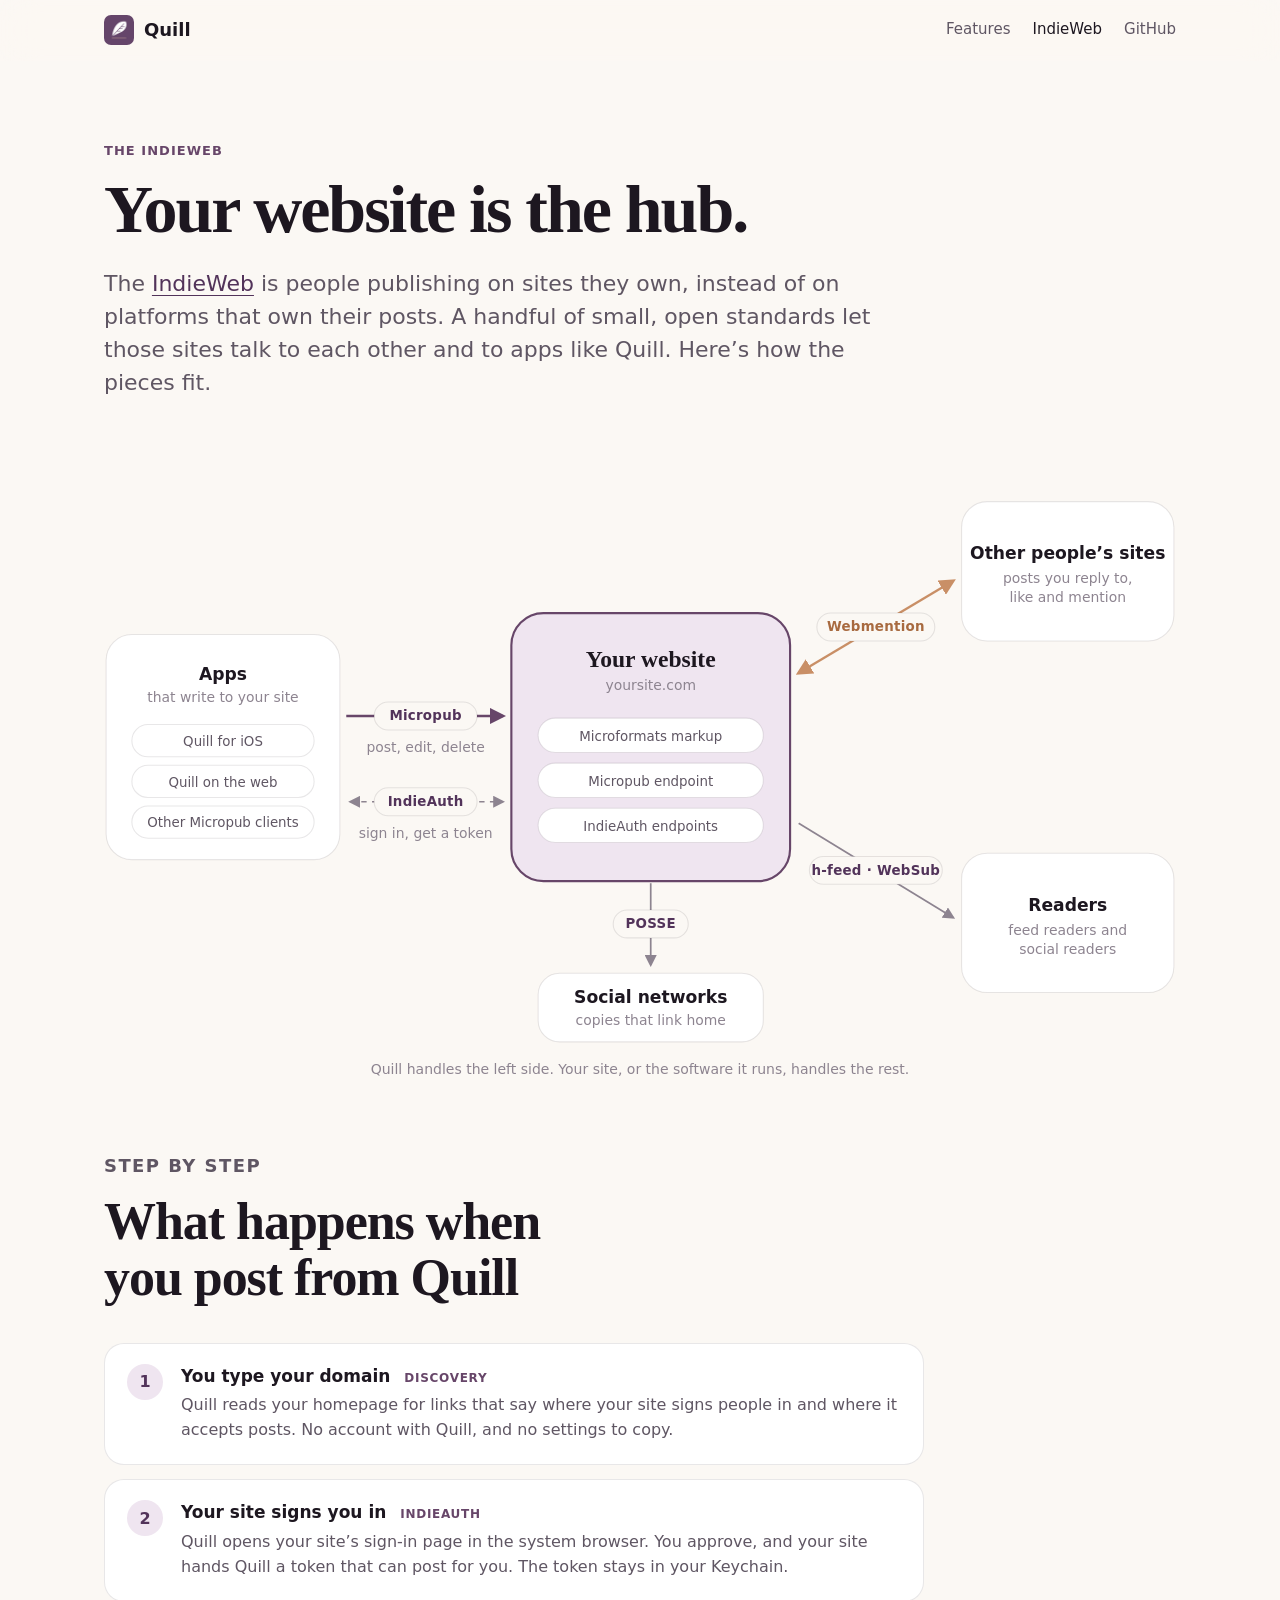
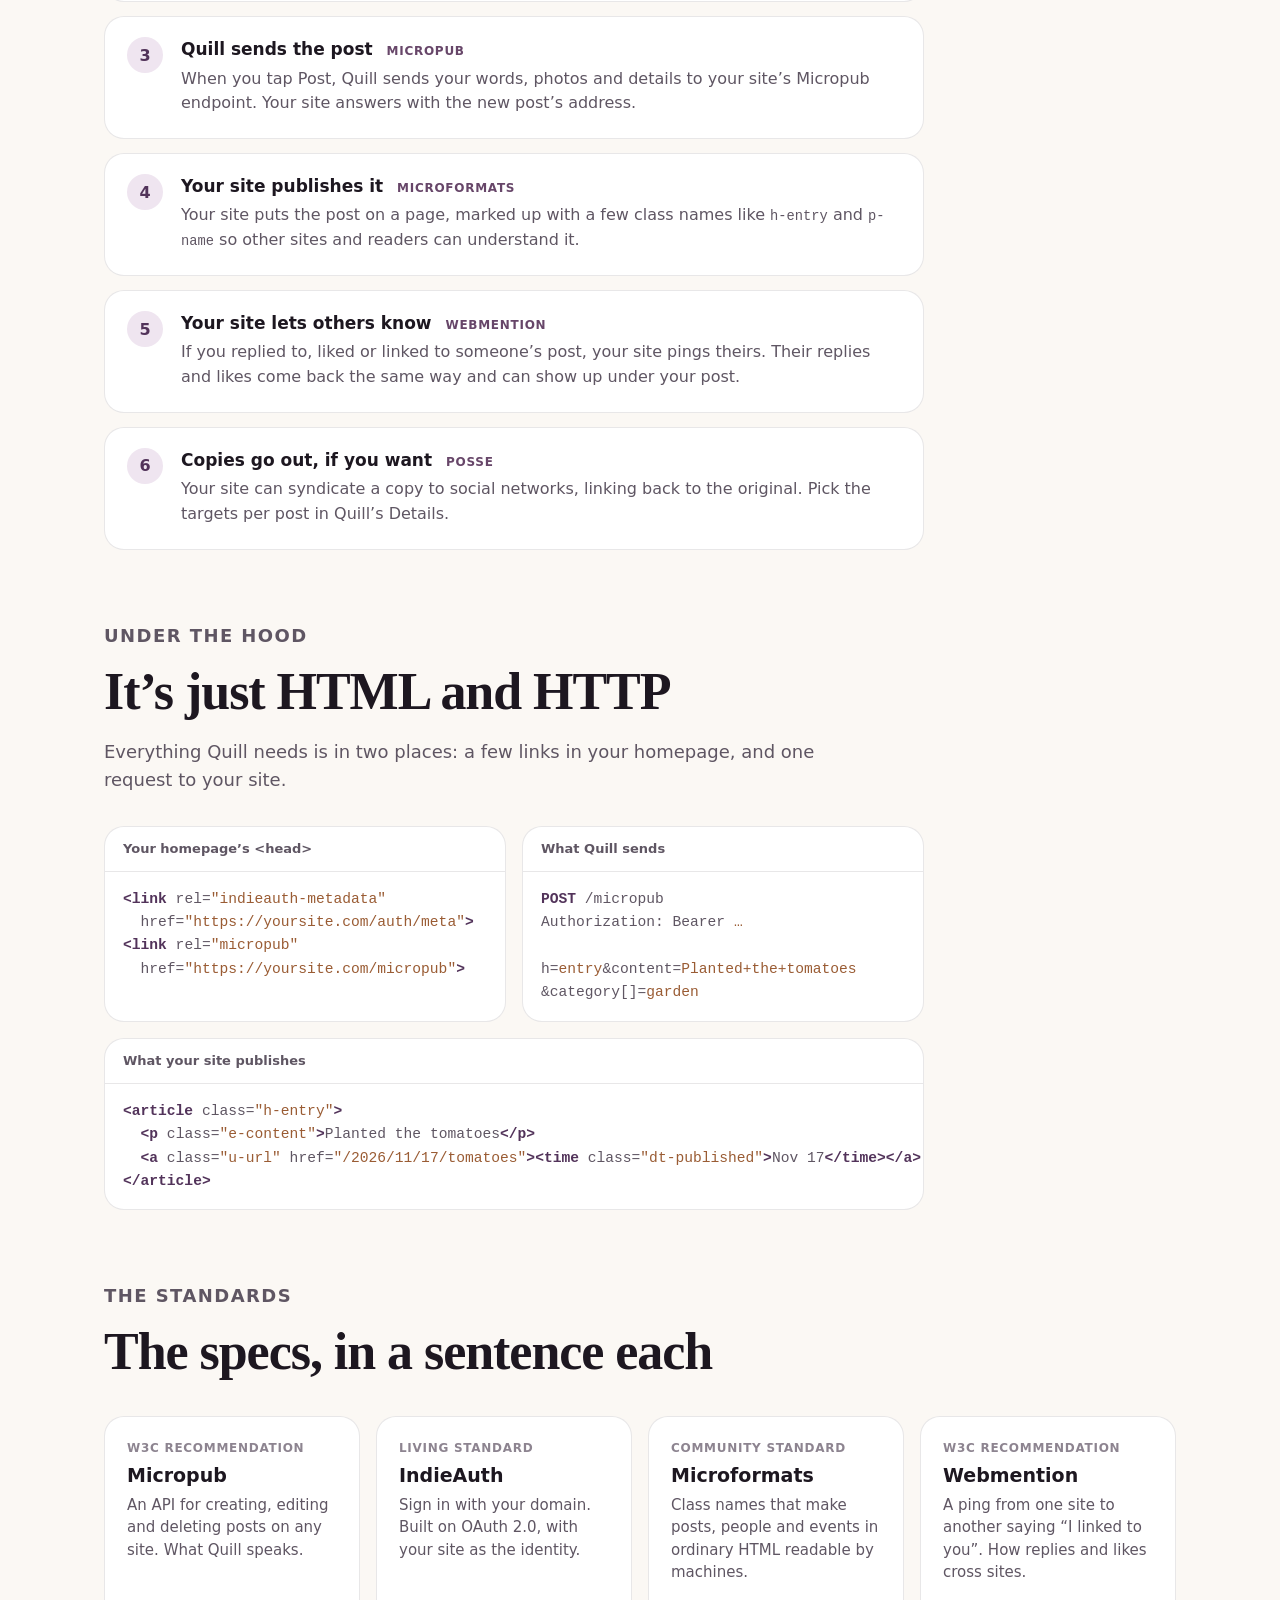
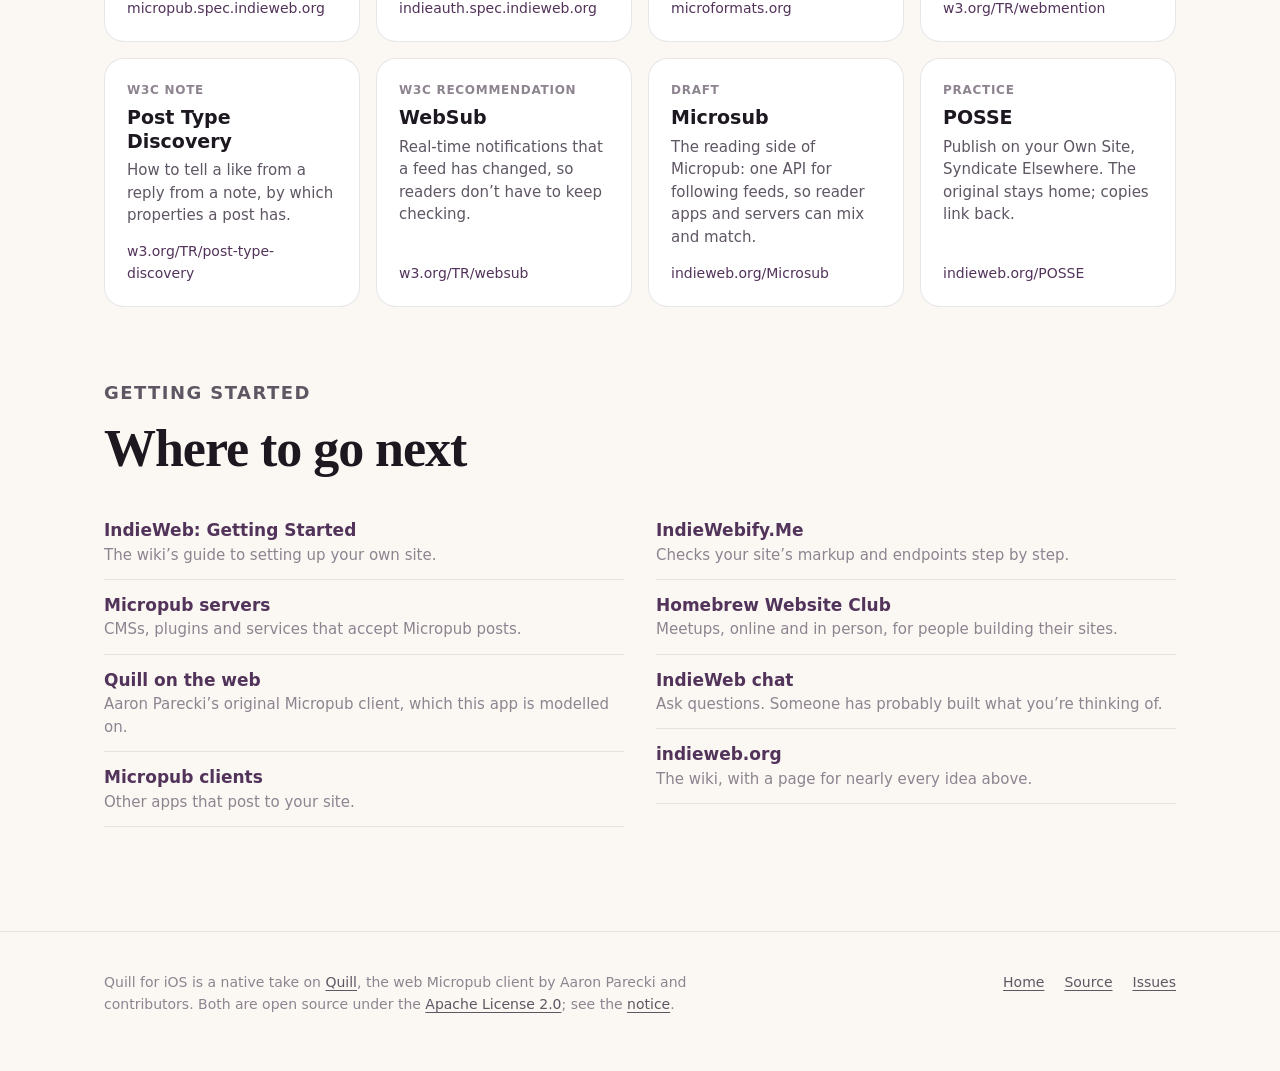
<file: docs/indieweb/index.html>
<!doctype html>
<html lang="en">
<head>
<meta charset="utf-8">
<meta name="viewport" content="width=device-width, initial-scale=1">
<title>How Quill fits the IndieWeb</title>
<meta name="description" content="A short, visual guide to the IndieWeb and the open standards Quill uses: Micropub, IndieAuth, Microformats and Webmention.">
<link rel="icon" href="../assets/favicon.png" type="image/png">
<link rel="apple-touch-icon" href="../assets/apple-touch-icon.png">
<meta name="theme-color" content="#fbf8f4" media="(prefers-color-scheme: light)">
<meta name="theme-color" content="#141016" media="(prefers-color-scheme: dark)">
<link rel="stylesheet" href="../assets/site.css">
<style>
  .mk-accent { fill: var(--plum); }
  .mk-peach { fill: #c98f66; }
  .mk-line { fill: var(--ink-3); }
  @media (prefers-color-scheme: dark) { .mk-peach { fill: var(--peach); } }
  .chip { fill: var(--card); stroke: var(--line); }
  .chip-text { fill: var(--ink-2); font: 500 12.5px var(--sans); }
  .svg-title { fill: var(--ink); font: 600 22px var(--serif); }
</style>
</head>
<body>
<header class="nav" id="nav">
  <div class="wrap">
    <a class="brand" href="../"><img src="../assets/icon-256.png" alt="">Quill</a>
    <ul>
      <li class="optional"><a href="../#features">Features</a></li>
      <li><a href="./" aria-current="page">IndieWeb</a></li>
      <li><a href="https://github.com/caseyg/quill-native">GitHub</a></li>
    </ul>
  </div>
</header>

<main class="wrap">
  <div class="doc-hero">
    <p class="eyebrow">The IndieWeb</p>
    <h1 style="font-size:clamp(40px,6vw,68px)">Your website is the hub.</h1>
    <p class="lede">The <a href="https://indieweb.org/">IndieWeb</a> is people publishing on sites they own, instead of on platforms that own their posts. A handful of small, open standards let those sites talk to each other and to apps like Quill. Here’s how the pieces fit.</p>
  </div>

  <figure class="diagram">
    <svg viewBox="0 0 1000 545" role="img" aria-labelledby="dia-title dia-desc">
      <title id="dia-title">How the IndieWeb standards connect</title>
      <desc id="dia-desc">Apps like Quill sign in to your website with IndieAuth and post to it with Micropub. Your site marks up posts with Microformats, sends and receives Webmentions with other sites, publishes a feed for readers, and can copy posts out to social networks (POSSE).</desc>
      <defs>
        <marker id="m-accent" viewBox="0 0 10 10" refX="8" refY="5" markerWidth="7" markerHeight="7" orient="auto-start-reverse"><path class="mk-accent" d="M0 0 10 5 0 10z"/></marker>
        <marker id="m-peach" viewBox="0 0 10 10" refX="8" refY="5" markerWidth="7" markerHeight="7" orient="auto-start-reverse"><path class="mk-peach" d="M0 0 10 5 0 10z"/></marker>
        <marker id="m-line" viewBox="0 0 10 10" refX="8" refY="5" markerWidth="7" markerHeight="7" orient="auto-start-reverse"><path class="mk-line" d="M0 0 10 5 0 10z"/></marker>
      </defs>

      <!-- Apps -->
      <rect class="svg-box" x="2" y="160" width="218" height="210" rx="24"/>
      <text class="svg-label" x="111" y="202" text-anchor="middle">Apps</text>
      <text class="svg-sub" x="111" y="223" text-anchor="middle">that write to your site</text>
      <rect class="chip" x="26" y="244" width="170" height="30" rx="15"/><text class="chip-text" x="111" y="264" text-anchor="middle">Quill for iOS</text>
      <rect class="chip" x="26" y="282" width="170" height="30" rx="15"/><text class="chip-text" x="111" y="302" text-anchor="middle">Quill on the web</text>
      <rect class="chip" x="26" y="320" width="170" height="30" rx="15"/><text class="chip-text" x="111" y="340" text-anchor="middle">Other Micropub clients</text>

      <!-- Your site -->
      <rect class="svg-you" x="380" y="140" width="260" height="250" rx="30" stroke-width="2"/>
      <text class="svg-title" x="510" y="190" text-anchor="middle">Your website</text>
      <text class="svg-sub" x="510" y="212" text-anchor="middle">yoursite.com</text>
      <rect class="chip" x="405" y="238" width="210" height="32" rx="16"/><text class="chip-text" x="510" y="259" text-anchor="middle">Microformats markup</text>
      <rect class="chip" x="405" y="280" width="210" height="32" rx="16"/><text class="chip-text" x="510" y="301" text-anchor="middle">Micropub endpoint</text>
      <rect class="chip" x="405" y="322" width="210" height="32" rx="16"/><text class="chip-text" x="510" y="343" text-anchor="middle">IndieAuth endpoints</text>

      <!-- Other sites -->
      <rect class="svg-box" x="800" y="36" width="198" height="130" rx="24"/>
      <text class="svg-label" x="899" y="90" text-anchor="middle">Other people’s sites</text>
      <text class="svg-sub" x="899" y="112" text-anchor="middle">posts you reply to,</text>
      <text class="svg-sub" x="899" y="130" text-anchor="middle">like and mention</text>

      <!-- Readers -->
      <rect class="svg-box" x="800" y="364" width="198" height="130" rx="24"/>
      <text class="svg-label" x="899" y="418" text-anchor="middle">Readers</text>
      <text class="svg-sub" x="899" y="440" text-anchor="middle">feed readers and</text>
      <text class="svg-sub" x="899" y="458" text-anchor="middle">social readers</text>

      <!-- Social networks -->
      <rect class="svg-box" x="405" y="476" width="210" height="64" rx="20"/>
      <text class="svg-label" x="510" y="504" text-anchor="middle">Social networks</text>
      <text class="svg-sub" x="510" y="524" text-anchor="middle">copies that link home</text>

      <!-- Micropub: app to site -->
      <path class="svg-accent" d="M226 236 H 372" marker-end="url(#m-accent)"/>
      <rect class="svg-pill" x="252" y="223" width="96" height="26" rx="13"/>
      <text class="svg-tag svg-pill-text" x="300" y="240" text-anchor="middle">Micropub</text>
      <text class="svg-sub" x="300" y="270" text-anchor="middle">post, edit, delete</text>

      <!-- IndieAuth: both ways -->
      <path class="svg-line" d="M230 316 H 372" stroke-dasharray="5 5" marker-start="url(#m-line)" marker-end="url(#m-line)"/>
      <rect class="svg-pill" x="252" y="303" width="96" height="26" rx="13"/>
      <text class="svg-tag svg-pill-text" x="300" y="320" text-anchor="middle">IndieAuth</text>
      <text class="svg-sub" x="300" y="350" text-anchor="middle">sign in, get a token</text>

      <!-- Webmention: both ways -->
      <path class="svg-peach" d="M648 196 L 792 110" marker-start="url(#m-peach)" marker-end="url(#m-peach)"/>
      <rect class="svg-pill" x="665" y="140" width="110" height="26" rx="13"/>
      <text class="svg-tag svg-pill-peach" x="720" y="157" text-anchor="middle">Webmention</text>

      <!-- Feeds -->
      <path class="svg-line" d="M648 336 L 792 424" marker-end="url(#m-line)"/>
      <rect class="svg-pill" x="658" y="367" width="124" height="26" rx="13"/>
      <text class="svg-tag svg-pill-text" x="720" y="384" text-anchor="middle">h-feed · WebSub</text>

      <!-- POSSE -->
      <path class="svg-line" d="M510 392 V 468" marker-end="url(#m-line)"/>
      <rect class="svg-pill" x="475" y="417" width="70" height="26" rx="13"/>
      <text class="svg-tag svg-pill-text" x="510" y="434" text-anchor="middle">POSSE</text>
    </svg>
    <figcaption>Quill handles the left side. Your site, or the software it runs, handles the rest.</figcaption>
  </figure>

  <section class="doc-section doc" id="flow">
    <p class="eyebrow">Step by step</p>
    <h2>What happens when you post from Quill</h2>
    <ol class="steps">
      <li>
        <h3>You type your domain <span class="spec">Discovery</span></h3>
        <p>Quill reads your homepage for links that say where your site signs people in and where it accepts posts. No account with Quill, and no settings to copy.</p>
      </li>
      <li>
        <h3>Your site signs you in <span class="spec">IndieAuth</span></h3>
        <p>Quill opens your site’s sign-in page in the system browser. You approve, and your site hands Quill a token that can post for you. The token stays in your Keychain.</p>
      </li>
      <li>
        <h3>Quill sends the post <span class="spec">Micropub</span></h3>
        <p>When you tap Post, Quill sends your words, photos and details to your site’s Micropub endpoint. Your site answers with the new post’s address.</p>
      </li>
      <li>
        <h3>Your site publishes it <span class="spec">Microformats</span></h3>
        <p>Your site puts the post on a page, marked up with a few class names like <code>h-entry</code> and <code>p-name</code> so other sites and readers can understand it.</p>
      </li>
      <li>
        <h3>Your site lets others know <span class="spec">Webmention</span></h3>
        <p>If you replied to, liked or linked to someone’s post, your site pings theirs. Their replies and likes come back the same way and can show up under your post.</p>
      </li>
      <li>
        <h3>Copies go out, if you want <span class="spec">POSSE</span></h3>
        <p>Your site can syndicate a copy to social networks, linking back to the original. Pick the targets per post in Quill’s Details.</p>
      </li>
    </ol>
  </section>

  <section class="doc-section doc" id="under-the-hood">
    <p class="eyebrow">Under the hood</p>
    <h2>It’s just HTML and HTTP</h2>
    <p>Everything Quill needs is in two places: a few links in your homepage, and one request to your site.</p>
    <div class="code-pair">
      <div class="code">
        <header>Your homepage’s &lt;head&gt;</header>
<pre><span class="k">&lt;link</span> rel=<span class="s">"indieauth-metadata"</span>
  href=<span class="s">"https://yoursite.com/auth/meta"</span><span class="k">&gt;</span>
<span class="k">&lt;link</span> rel=<span class="s">"micropub"</span>
  href=<span class="s">"https://yoursite.com/micropub"</span><span class="k">&gt;</span></pre>
      </div>
      <div class="code">
        <header>What Quill sends</header>
<pre><span class="k">POST</span> /micropub
Authorization: Bearer <span class="s">…</span>

h=<span class="s">entry</span>&amp;content=<span class="s">Planted+the+tomatoes</span>
&amp;category[]=<span class="s">garden</span></pre>
      </div>
      <div class="code" style="grid-column:1/-1">
        <header>What your site publishes</header>
<pre><span class="k">&lt;article</span> class=<span class="s">"h-entry"</span><span class="k">&gt;</span>
  <span class="k">&lt;p</span> class=<span class="s">"e-content"</span><span class="k">&gt;</span>Planted the tomatoes<span class="k">&lt;/p&gt;</span>
  <span class="k">&lt;a</span> class=<span class="s">"u-url"</span> href=<span class="s">"/2026/11/17/tomatoes"</span><span class="k">&gt;</span><span class="k">&lt;time</span> class=<span class="s">"dt-published"</span><span class="k">&gt;</span>Nov 17<span class="k">&lt;/time&gt;&lt;/a&gt;</span>
<span class="k">&lt;/article&gt;</span></pre>
      </div>
    </div>
  </section>

  <section class="doc-section" id="specs">
    <p class="eyebrow">The standards</p>
    <h2>The specs, in a sentence each</h2>
    <div class="specs">
      <a class="spec-card" href="https://micropub.spec.indieweb.org/">
        <span class="kind">W3C Recommendation</span>
        <h3>Micropub</h3>
        <p>An API for creating, editing and deleting posts on any site. What Quill speaks.</p>
        <span class="links">micropub.spec.indieweb.org</span>
      </a>
      <a class="spec-card" href="https://indieauth.spec.indieweb.org/">
        <span class="kind">Living standard</span>
        <h3>IndieAuth</h3>
        <p>Sign in with your domain. Built on OAuth 2.0, with your site as the identity.</p>
        <span class="links">indieauth.spec.indieweb.org</span>
      </a>
      <a class="spec-card" href="https://microformats.org/wiki/microformats2">
        <span class="kind">Community standard</span>
        <h3>Microformats</h3>
        <p>Class names that make posts, people and events in ordinary HTML readable by machines.</p>
        <span class="links">microformats.org</span>
      </a>
      <a class="spec-card" href="https://www.w3.org/TR/webmention/">
        <span class="kind">W3C Recommendation</span>
        <h3>Webmention</h3>
        <p>A ping from one site to another saying “I linked to you”. How replies and likes cross sites.</p>
        <span class="links">w3.org/TR/webmention</span>
      </a>
      <a class="spec-card" href="https://www.w3.org/TR/post-type-discovery/">
        <span class="kind">W3C Note</span>
        <h3>Post Type Discovery</h3>
        <p>How to tell a like from a reply from a note, by which properties a post has.</p>
        <span class="links">w3.org/TR/post-type-discovery</span>
      </a>
      <a class="spec-card" href="https://www.w3.org/TR/websub/">
        <span class="kind">W3C Recommendation</span>
        <h3>WebSub</h3>
        <p>Real-time notifications that a feed has changed, so readers don’t have to keep checking.</p>
        <span class="links">w3.org/TR/websub</span>
      </a>
      <a class="spec-card" href="https://indieweb.org/Microsub">
        <span class="kind">Draft</span>
        <h3>Microsub</h3>
        <p>The reading side of Micropub: one API for following feeds, so reader apps and servers can mix and match.</p>
        <span class="links">indieweb.org/Microsub</span>
      </a>
      <a class="spec-card" href="https://indieweb.org/POSSE">
        <span class="kind">Practice</span>
        <h3>POSSE</h3>
        <p>Publish on your Own Site, Syndicate Elsewhere. The original stays home; copies link back.</p>
        <span class="links">indieweb.org/POSSE</span>
      </a>
    </div>
  </section>

  <section class="doc-section" id="start">
    <p class="eyebrow">Getting started</p>
    <h2>Where to go next</h2>
    <ul class="links-list">
      <li><a href="https://indieweb.org/Getting_Started">IndieWeb: Getting Started</a><span>The wiki’s guide to setting up your own site.</span></li>
      <li><a href="https://indieweb.org/Micropub/Servers">Micropub servers</a><span>CMSs, plugins and services that accept Micropub posts.</span></li>
      <li><a href="https://quill.p3k.io/">Quill on the web</a><span>Aaron Parecki’s original Micropub client, which this app is modelled on.</span></li>
      <li><a href="https://indieweb.org/Micropub/Clients">Micropub clients</a><span>Other apps that post to your site.</span></li>
      <li><a href="https://indiewebify.me/">IndieWebify.Me</a><span>Checks your site’s markup and endpoints step by step.</span></li>
      <li><a href="https://indieweb.org/Homebrew_Website_Club">Homebrew Website Club</a><span>Meetups, online and in person, for people building their sites.</span></li>
      <li><a href="https://chat.indieweb.org/">IndieWeb chat</a><span>Ask questions. Someone has probably built what you’re thinking of.</span></li>
      <li><a href="https://indieweb.org/">indieweb.org</a><span>The wiki, with a page for nearly every idea above.</span></li>
    </ul>
  </section>

  <div style="height:104px"></div>
</main>

<footer>
  <div class="wrap">
    <p>Quill for iOS is a native take on <a href="https://quill.p3k.io/">Quill</a>, the web Micropub client by Aaron Parecki and contributors. Both are open source under the <a href="https://github.com/caseyg/quill-native/blob/main/LICENSE">Apache License 2.0</a>; see the <a href="https://github.com/caseyg/quill-native/blob/main/NOTICE">notice</a>.</p>
    <nav><a href="../">Home</a><a href="https://github.com/caseyg/quill-native">Source</a><a href="https://github.com/caseyg/quill-native/issues">Issues</a></nav>
  </div>
</footer>
<script>
  const nav = document.getElementById('nav');
  addEventListener('scroll', () => nav.classList.toggle('scrolled', scrollY > 8), { passive: true });
</script>
</body>
</html>
</file>
<file: docs/assets/site.css>
/* Quill site. System fonts only, no trackers, no external requests. */
:root {
  color-scheme: light dark;
  --bg: #fbf8f4;
  --bg-2: #f3ede6;
  --card: #ffffff;
  --ink: #1d1720;
  --ink-2: #5f5663;
  --ink-3: #8d8490;
  --line: rgba(29, 23, 32, .1);
  --plum: #674669;
  --plum-ink: #52335a;
  --plum-soft: #efe5f0;
  --peach: #e5c0a5;
  --peach-soft: #f8ebe1;
  --frame: #1b181d;
  --shadow: 0 30px 60px -20px rgba(54, 30, 58, .35), 0 12px 24px -12px rgba(54, 30, 58, .2);
  --serif: ui-serif, "New York", "Iowan Old Style", "Palatino Linotype", Palatino, Georgia, serif;
  --sans: -apple-system, BlinkMacSystemFont, "SF Pro Text", system-ui, "Segoe UI", Roboto, "Helvetica Neue", sans-serif;
  --mono: ui-monospace, "SF Mono", SFMono-Regular, Menlo, Consolas, monospace;
  --wrap: 1120px;
}
@media (prefers-color-scheme: dark) {
  :root {
    --bg: #141016;
    --bg-2: #1c171f;
    --card: #221c25;
    --ink: #f3eef4;
    --ink-2: #b9aebc;
    --ink-3: #8a7f8d;
    --line: rgba(243, 238, 244, .1);
    --plum: #d1b0db;
    --plum-ink: #e2c9ea;
    --plum-soft: #2c2131;
    --peach: #e5c0a5;
    --peach-soft: #2b221e;
    --frame: #050406;
    --shadow: 0 30px 60px -20px rgba(0, 0, 0, .7), 0 12px 24px -12px rgba(0, 0, 0, .5);
  }
}

* { box-sizing: border-box; }
html { -webkit-text-size-adjust: 100%; scroll-behavior: smooth; overflow-x: clip; }
@media (prefers-reduced-motion: reduce) { html { scroll-behavior: auto; } }
body {
  margin: 0;
  background: var(--bg);
  color: var(--ink);
  font: 17px/1.55 var(--sans);
  -webkit-font-smoothing: antialiased;
  overflow-x: hidden;
}
img { max-width: 100%; height: auto; display: block; }
a { color: var(--plum-ink); text-decoration-thickness: 1px; text-underline-offset: .18em; }
a:hover { text-decoration-thickness: 2px; }
code, pre { font-family: var(--mono); font-size: .86em; }
:focus-visible { outline: 2px solid var(--plum); outline-offset: 3px; border-radius: 4px; }

.wrap { max-width: var(--wrap); margin: 0 auto; padding: 0 24px; }
@media (max-width: 600px) { .wrap { padding: 0 16px; } }

/* Nav */
.nav {
  position: sticky; top: 0; z-index: 10;
  backdrop-filter: saturate(1.6) blur(18px);
  -webkit-backdrop-filter: saturate(1.6) blur(18px);
  background: color-mix(in srgb, var(--bg) 78%, transparent);
  border-bottom: 1px solid transparent;
}
.nav.scrolled { border-bottom-color: var(--line); }
.nav .wrap { display: flex; align-items: center; gap: 24px; height: 60px; }
.brand { display: flex; align-items: center; gap: 10px; font-weight: 600; font-size: 18px; color: var(--ink); text-decoration: none; }
.brand img { width: 30px; height: 30px; border-radius: 7px; }
.nav ul { list-style: none; display: flex; gap: 22px; margin: 0 0 0 auto; padding: 0; font-size: 15px; }
.nav ul a { color: var(--ink-2); text-decoration: none; }
.nav ul a:hover, .nav ul a[aria-current] { color: var(--ink); }
@media (max-width: 560px) { .nav ul li.optional { display: none; } .nav ul { gap: 16px; } }

/* Type */
.eyebrow { font-size: 13px; font-weight: 600; letter-spacing: .08em; text-transform: uppercase; color: var(--plum); margin: 0 0 14px; }
h1, h2, h3 { font-family: var(--serif); font-weight: 600; letter-spacing: -.015em; margin: 0; text-wrap: balance; }
h1 { font-size: clamp(44px, 7.4vw, 88px); line-height: 1.02; letter-spacing: -.03em; }
h2 { font-size: clamp(32px, 4.6vw, 52px); line-height: 1.08; letter-spacing: -.02em; }
h3 { font-size: 22px; line-height: 1.25; }
.lede { font-size: clamp(19px, 2vw, 22px); line-height: 1.5; color: var(--ink-2); max-width: 36em; margin: 22px 0 0; text-wrap: pretty; }
p { text-wrap: pretty; }

/* Buttons */
.actions { display: flex; flex-wrap: wrap; gap: 12px; margin-top: 34px; }
.btn {
  display: inline-flex; align-items: center; gap: 8px;
  padding: 13px 22px; border-radius: 999px;
  font-weight: 600; font-size: 16px; text-decoration: none;
  transition: transform .2s cubic-bezier(.2,.8,.2,1), background .2s;
}
.btn:hover { transform: translateY(-1px); }
.btn.primary { background: var(--ink); color: var(--bg); }
.btn.secondary { background: var(--plum-soft); color: var(--plum-ink); }
.btn svg { width: 18px; height: 18px; }

/* Hero */
.hero { padding: 72px 0 0; text-align: center; position: relative; }
.hero .icon { width: 96px; height: 96px; border-radius: 22px; margin: 0 auto 30px; box-shadow: var(--shadow); }
.hero .lede { margin-left: auto; margin-right: auto; }
.hero .actions { justify-content: center; }
.hero .note { font-size: 14px; color: var(--ink-3); margin-top: 16px; }
.hero-stage {
  position: relative; max-width: 980px; margin: 64px auto 0; padding-top: 24px;
  aspect-ratio: 980 / 640; overflow: hidden;
  -webkit-mask-image: linear-gradient(#000 62%, transparent 98%);
  mask-image: linear-gradient(#000 62%, transparent 98%);
}
.hero-phones {
  display: flex; justify-content: center; align-items: flex-start; gap: 0;
  position: relative;
}
.hero-phones::before {
  content: ""; position: absolute; inset: 10% 0 0; z-index: -1;
  background: radial-gradient(60% 55% at 50% 60%, color-mix(in srgb, var(--plum) 30%, transparent), transparent 70%),
              radial-gradient(40% 40% at 72% 40%, color-mix(in srgb, var(--peach) 45%, transparent), transparent 70%);
  filter: blur(30px);
}
.hero-phones .phone { width: 31%; }
.hero-phones .phone:nth-child(1) { transform: translateX(14%) rotate(-6deg) translateY(9%); z-index: 1; }
.hero-phones .phone:nth-child(2) { z-index: 2; width: 34%; }
.hero-phones .phone:nth-child(3) { transform: translateX(-14%) rotate(6deg) translateY(9%); z-index: 1; }

/* Phone frame */
.phone { container-type: inline-size; position: relative; }
.phone img {
  width: 100%; height: auto; aspect-ratio: 603 / 1311;
  border: 3.4cqw solid var(--frame);
  border-radius: 16.5cqw;
  background: var(--frame);
  box-shadow: var(--shadow), 0 0 0 1px rgba(255,255,255,.07);
}

/* Works-with strip */
.works {
  text-align: center; color: var(--ink-3); font-size: 15px;
  padding-top: 36px; padding-bottom: 16px;
}
.works strong { color: var(--ink-2); font-weight: 500; }

/* Feature rows */
section { scroll-margin-top: 70px; }
.features { padding: 64px 0 24px; }
.section-head { text-align: center; max-width: 760px; margin: 0 auto 32px; }
.section-head .lede { margin-left: auto; margin-right: auto; }
.row {
  display: grid; grid-template-columns: 1fr 1fr; gap: 64px; align-items: center;
  padding: 72px 0;
}
.row + .row { border-top: 1px solid var(--line); }
.row .copy { max-width: 30em; }
.row .copy p { color: var(--ink-2); font-size: 18px; margin: 18px 0 0; }
.row .copy ul { margin: 20px 0 0; padding: 0; list-style: none; color: var(--ink-2); font-size: 16px; }
.row .copy li { padding: 7px 0 7px 28px; position: relative; }
.row .copy li::before {
  content: ""; position: absolute; left: 4px; top: 15px; width: 10px; height: 10px; border-radius: 50%;
  background: var(--peach); box-shadow: 0 0 0 4px var(--peach-soft);
}
.row .shots { display: flex; justify-content: center; gap: 24px; position: relative; }
.row .shots .phone { width: min(300px, 46%); }
.row .shots.single .phone { width: min(320px, 70%); }
.row .shots .phone:nth-child(2) { margin-top: 64px; }
.row.flip .copy { order: 2; }
.row .shots::before {
  content: ""; position: absolute; inset: 10% 5%; z-index: -1; border-radius: 40px;
  background: linear-gradient(140deg, var(--plum-soft), var(--peach-soft));
}
@media (max-width: 860px) {
  .row { grid-template-columns: 1fr; gap: 40px; padding: 56px 0; }
  .row.flip .copy { order: 0; }
  .row .copy { max-width: none; }
}

/* Grid of small features */
.grid-section { padding: 88px 0; background: var(--bg-2); }
.grid {
  display: grid; grid-template-columns: repeat(auto-fill, minmax(240px, 1fr)); gap: 16px; margin-top: 48px;
}
.tile { background: var(--card); border-radius: 20px; padding: 24px; border: 1px solid var(--line); }
.tile .glyph {
  width: 40px; height: 40px; border-radius: 11px; display: grid; place-items: center;
  background: var(--plum-soft); color: var(--plum); margin-bottom: 16px;
}
.tile .glyph svg { width: 22px; height: 22px; }
.tile h3 { font-family: var(--sans); font-size: 17px; font-weight: 600; letter-spacing: 0; }
.tile p { margin: 6px 0 0; color: var(--ink-2); font-size: 15px; line-height: 1.5; }

/* Types cloud */
.types { display: flex; flex-wrap: wrap; gap: 8px; margin-top: 22px; }
.types span {
  font-size: 14px; padding: 6px 13px; border-radius: 999px;
  background: var(--card); border: 1px solid var(--line); color: var(--ink-2);
}

/* Privacy band */
.band { padding: 104px 0; text-align: center; }
.band .lock {
  width: 64px; height: 64px; border-radius: 18px; margin: 0 auto 26px; display: grid; place-items: center;
  background: var(--ink); color: var(--bg);
}
.band .lock svg { width: 30px; height: 30px; }
.band .lede { margin-left: auto; margin-right: auto; }

/* IndieWeb teaser */
.teaser {
  margin: 0 auto 104px; border-radius: 32px; overflow: hidden;
  background: var(--plum-ink); color: #fbf6fc;
  display: grid; grid-template-columns: 1.05fr 1fr; align-items: center;
}
@media (prefers-color-scheme: dark) { .teaser { background: #2a1f2e; } }
.teaser .copy { padding: 56px; }
.teaser .eyebrow { color: var(--peach); }
.teaser p { color: rgba(251, 246, 252, .78); font-size: 18px; margin: 18px 0 0; }
.teaser .btn.primary { background: #fbf6fc; color: #2a1f2e; }
.teaser figure { margin: 0; padding: 40px 40px 40px 0; }
@media (max-width: 860px) {
  .teaser { grid-template-columns: 1fr; }
  .teaser .copy { padding: 40px 28px 8px; }
  .teaser figure { padding: 16px 20px 32px; }
}

/* Footer */
footer { border-top: 1px solid var(--line); padding: 40px 0 56px; color: var(--ink-3); font-size: 14px; }
footer .wrap { display: flex; flex-wrap: wrap; gap: 12px 32px; justify-content: space-between; }
footer p { margin: 0; max-width: 46em; }
footer a { color: var(--ink-2); }
footer nav { display: flex; gap: 20px; }

/* Reveal on scroll (only when JS runs and motion is allowed) */
.js .reveal { opacity: 0; transform: translateY(24px); transition: opacity .8s cubic-bezier(.2,.8,.2,1), transform .8s cubic-bezier(.2,.8,.2,1); }
.js .reveal.in { opacity: 1; transform: none; }
@media (prefers-reduced-motion: reduce) { .js .reveal { opacity: 1; transform: none; transition: none; } }

/* ---------- IndieWeb page ---------- */
.doc-hero { padding: 80px 0 24px; max-width: 820px; }
.doc { max-width: 820px; }
.diagram { margin: 40px 0 0; }
.diagram svg { width: 100%; height: auto; display: block; }
@media (max-width: 760px) {
  .diagram { overflow-x: auto; margin-left: -16px; margin-right: -16px; padding: 0 16px; -webkit-overflow-scrolling: touch; }
  .diagram svg { min-width: 720px; }
  .diagram figcaption { text-align: left; }
  .steps .spec { display: block; margin: 4px 0 0; }
  .steps li { padding-left: 68px; }
}
.diagram figcaption { color: var(--ink-3); font-size: 14px; margin-top: 12px; text-align: center; }
.svg-box { fill: var(--card); stroke: var(--line); }
.svg-you { fill: var(--plum-soft); stroke: var(--plum); }
.svg-label { fill: var(--ink); font: 600 16px var(--sans); }
.svg-sub { fill: var(--ink-3); font: 13px var(--sans); }
.svg-tag { font: 600 12.5px var(--sans); letter-spacing: .02em; }
.svg-line { stroke: var(--ink-3); stroke-width: 1.6; fill: none; }
.svg-accent { stroke: var(--plum); stroke-width: 2.2; fill: none; }
.svg-peach { stroke: #c98f66; stroke-width: 2.2; fill: none; }
@media (prefers-color-scheme: dark) { .svg-peach { stroke: var(--peach); } }
.svg-pill { fill: var(--bg); stroke: var(--line); }
.svg-pill-text { fill: var(--plum-ink); }
.svg-pill-peach { fill: #a86a40; }
@media (prefers-color-scheme: dark) { .svg-pill-peach { fill: var(--peach); } }

.steps { counter-reset: step; list-style: none; padding: 0; margin: 36px 0 0; display: grid; gap: 14px; }
.steps li {
  counter-increment: step; position: relative;
  padding: 22px 24px 22px 76px; border-radius: 20px; background: var(--card); border: 1px solid var(--line);
}
.steps li::before {
  content: counter(step); position: absolute; left: 22px; top: 20px;
  width: 36px; height: 36px; border-radius: 50%; display: grid; place-items: center;
  font: 600 16px var(--sans); background: var(--plum-soft); color: var(--plum-ink);
}
.steps h3 { font-family: var(--sans); font-size: 17px; letter-spacing: 0; }
.steps p { margin: 6px 0 0; color: var(--ink-2); font-size: 16px; }
.steps .spec { font-size: 12px; font-weight: 600; letter-spacing: .06em; text-transform: uppercase; color: var(--plum); margin-left: 8px; }

.specs { display: grid; grid-template-columns: repeat(auto-fill, minmax(250px, 1fr)); gap: 16px; margin-top: 36px; }
.spec-card {
  display: flex; flex-direction: column; gap: 6px;
  background: var(--card); border: 1px solid var(--line); border-radius: 20px; padding: 22px;
  text-decoration: none; color: inherit; transition: transform .2s cubic-bezier(.2,.8,.2,1), border-color .2s;
}
.spec-card:hover { transform: translateY(-2px); border-color: color-mix(in srgb, var(--plum) 50%, transparent); }
.spec-card .kind { font-size: 12px; font-weight: 600; letter-spacing: .06em; text-transform: uppercase; color: var(--ink-3); }
.spec-card h3 { font-family: var(--sans); font-size: 19px; letter-spacing: 0; }
.spec-card p { margin: 0; color: var(--ink-2); font-size: 15px; line-height: 1.5; flex: 1; }
.spec-card .links { font-size: 14px; color: var(--plum-ink); margin-top: 8px; }

.code-pair { display: grid; grid-template-columns: 1fr 1fr; gap: 16px; margin-top: 32px; }
@media (max-width: 760px) { .code-pair { grid-template-columns: 1fr; } }
.code { background: var(--card); border: 1px solid var(--line); border-radius: 20px; overflow: hidden; }
.code header { padding: 12px 18px; font-size: 13px; font-weight: 600; color: var(--ink-2); border-bottom: 1px solid var(--line); }
.code pre { margin: 0; padding: 16px 18px; overflow-x: auto; line-height: 1.6; color: var(--ink-2); }
.code .k { color: var(--plum-ink); font-weight: 600; }
.code .s { color: #9a5c34; }
@media (prefers-color-scheme: dark) { .code .s { color: var(--peach); } }

.doc-section { padding: 72px 0 0; }
.doc-section > p { color: var(--ink-2); font-size: 18px; max-width: 40em; }
.links-list { columns: 2 260px; gap: 32px; padding: 0; list-style: none; margin: 28px 0 0; }
.links-list li { break-inside: avoid; padding: 12px 0; border-bottom: 1px solid var(--line); }
.links-list a { font-weight: 600; text-decoration: none; }
.links-list a:hover { text-decoration: underline; }
.links-list span { display: block; color: var(--ink-3); font-size: 15px; }
.sr-only { position: absolute; width: 1px; height: 1px; overflow: hidden; clip: rect(0 0 0 0); white-space: nowrap; }

/* Voice note illustration */
.voice {
  width: min(380px, 90%); border-radius: 32px; padding: 28px 28px 32px;
  background: var(--card); border: 1px solid var(--line); box-shadow: var(--shadow);
}
.voice-top { display: flex; align-items: center; gap: 10px; font: 600 15px var(--sans); color: var(--ink-2); font-variant-numeric: tabular-nums; }
.voice .rec { width: 10px; height: 10px; border-radius: 50%; background: #e0483e; box-shadow: 0 0 0 4px rgba(224,72,62,.18); }
.wave { display: flex; align-items: center; gap: 4px; height: 72px; margin: 22px 0 24px; }
.wave i { flex: 1; height: calc(var(--h) * 1%); border-radius: 3px; background: var(--plum); opacity: .85; transform-origin: center; }
.js .wave i { animation: wave 1.4s ease-in-out infinite alternate; }
.wave i:nth-child(3n) { animation-delay: -.4s; } .wave i:nth-child(4n) { animation-delay: -.9s; } .wave i:nth-child(5n+1) { animation-delay: -.2s; }
@keyframes wave { from { transform: scaleY(.35); } to { transform: scaleY(1); } }
@media (prefers-reduced-motion: reduce) { .js .wave i { animation: none; } }
.said { margin: 0; font: 500 20px/1.45 var(--serif); color: var(--ink); }
.said span { color: var(--ink-3); }
</file>
